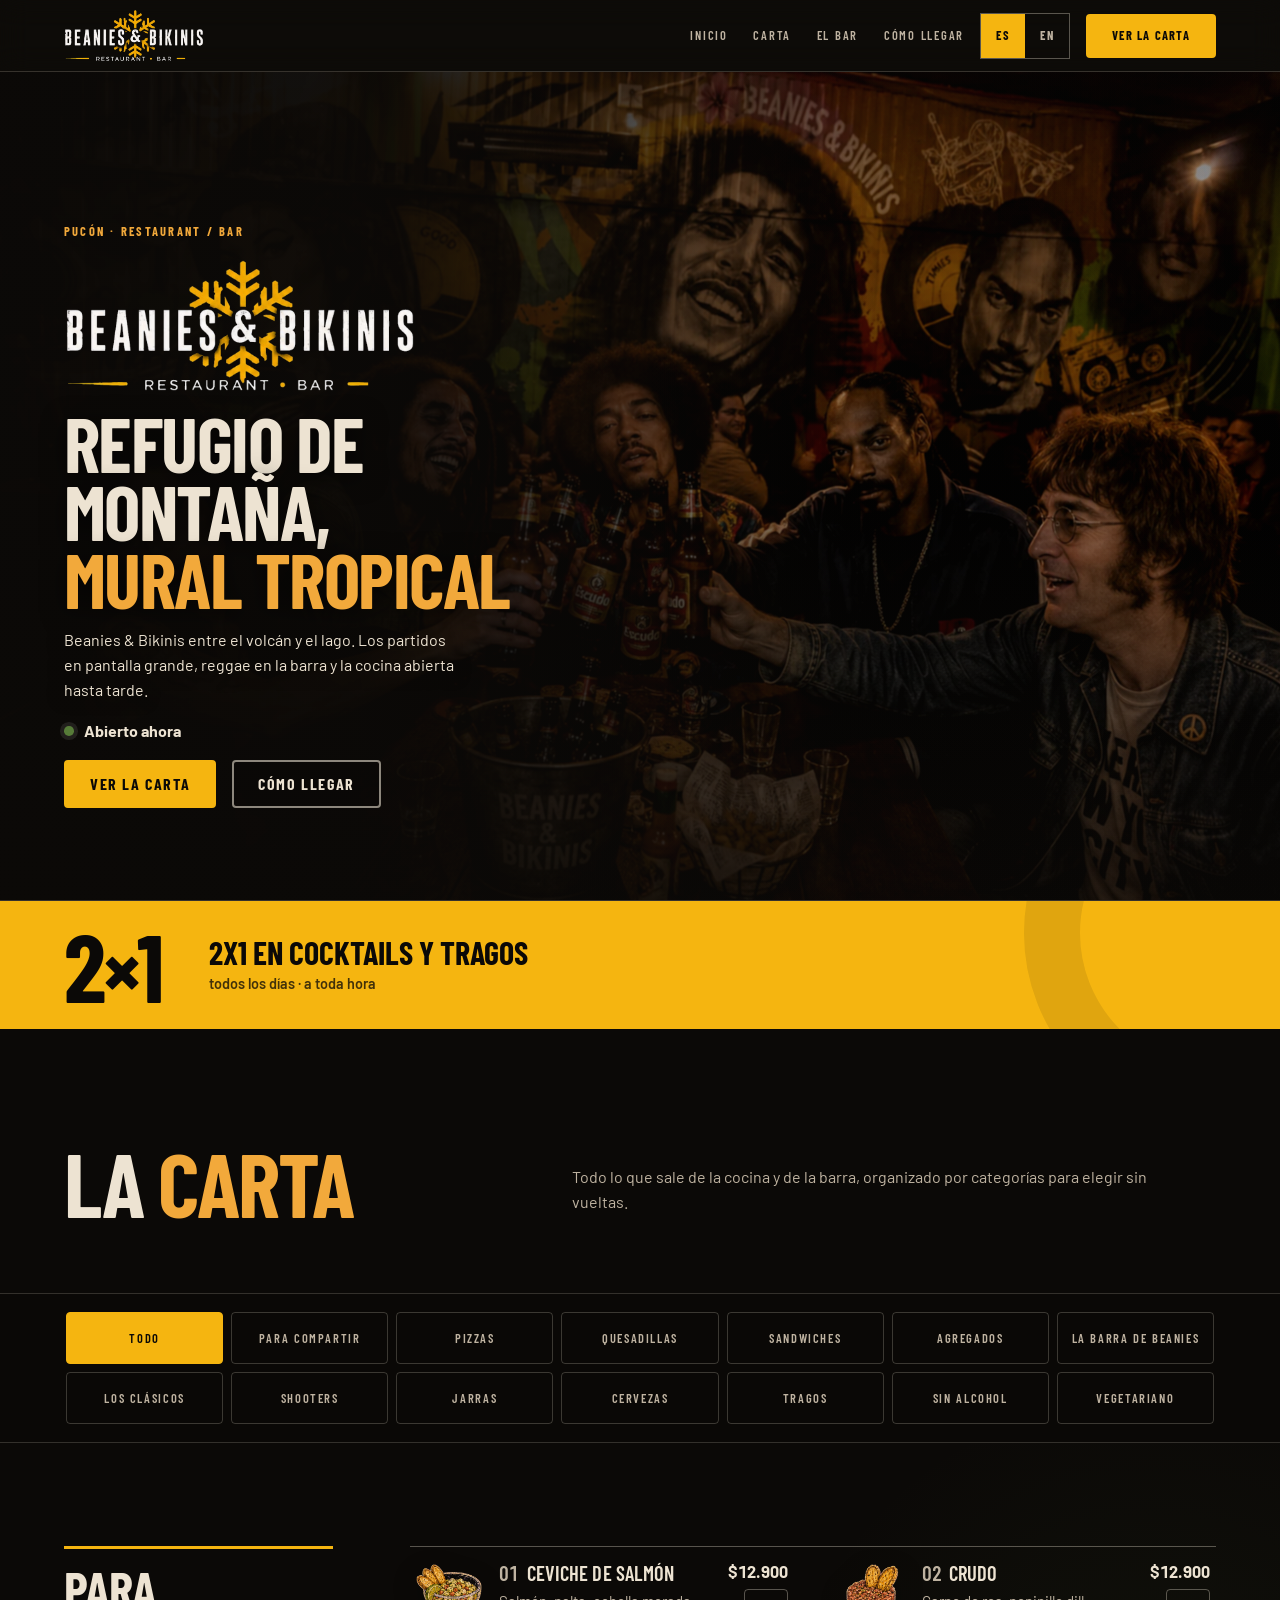
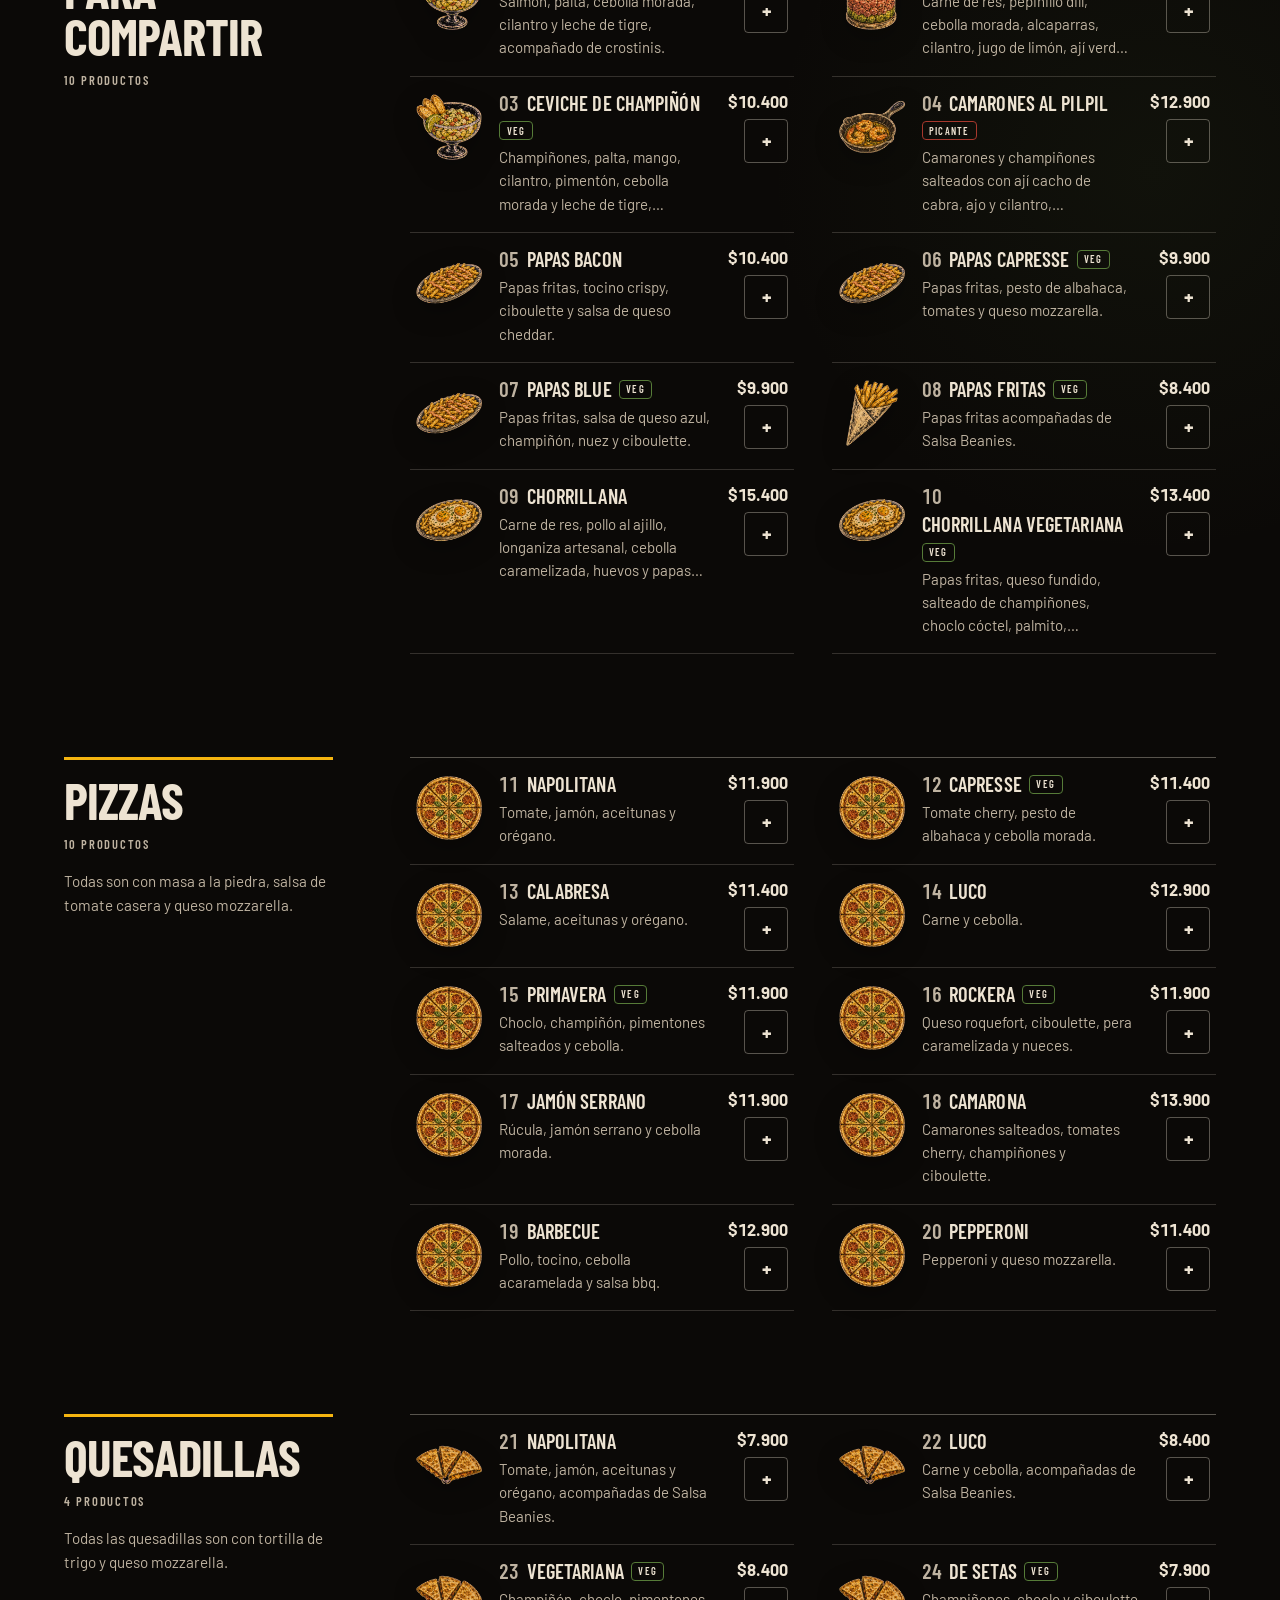
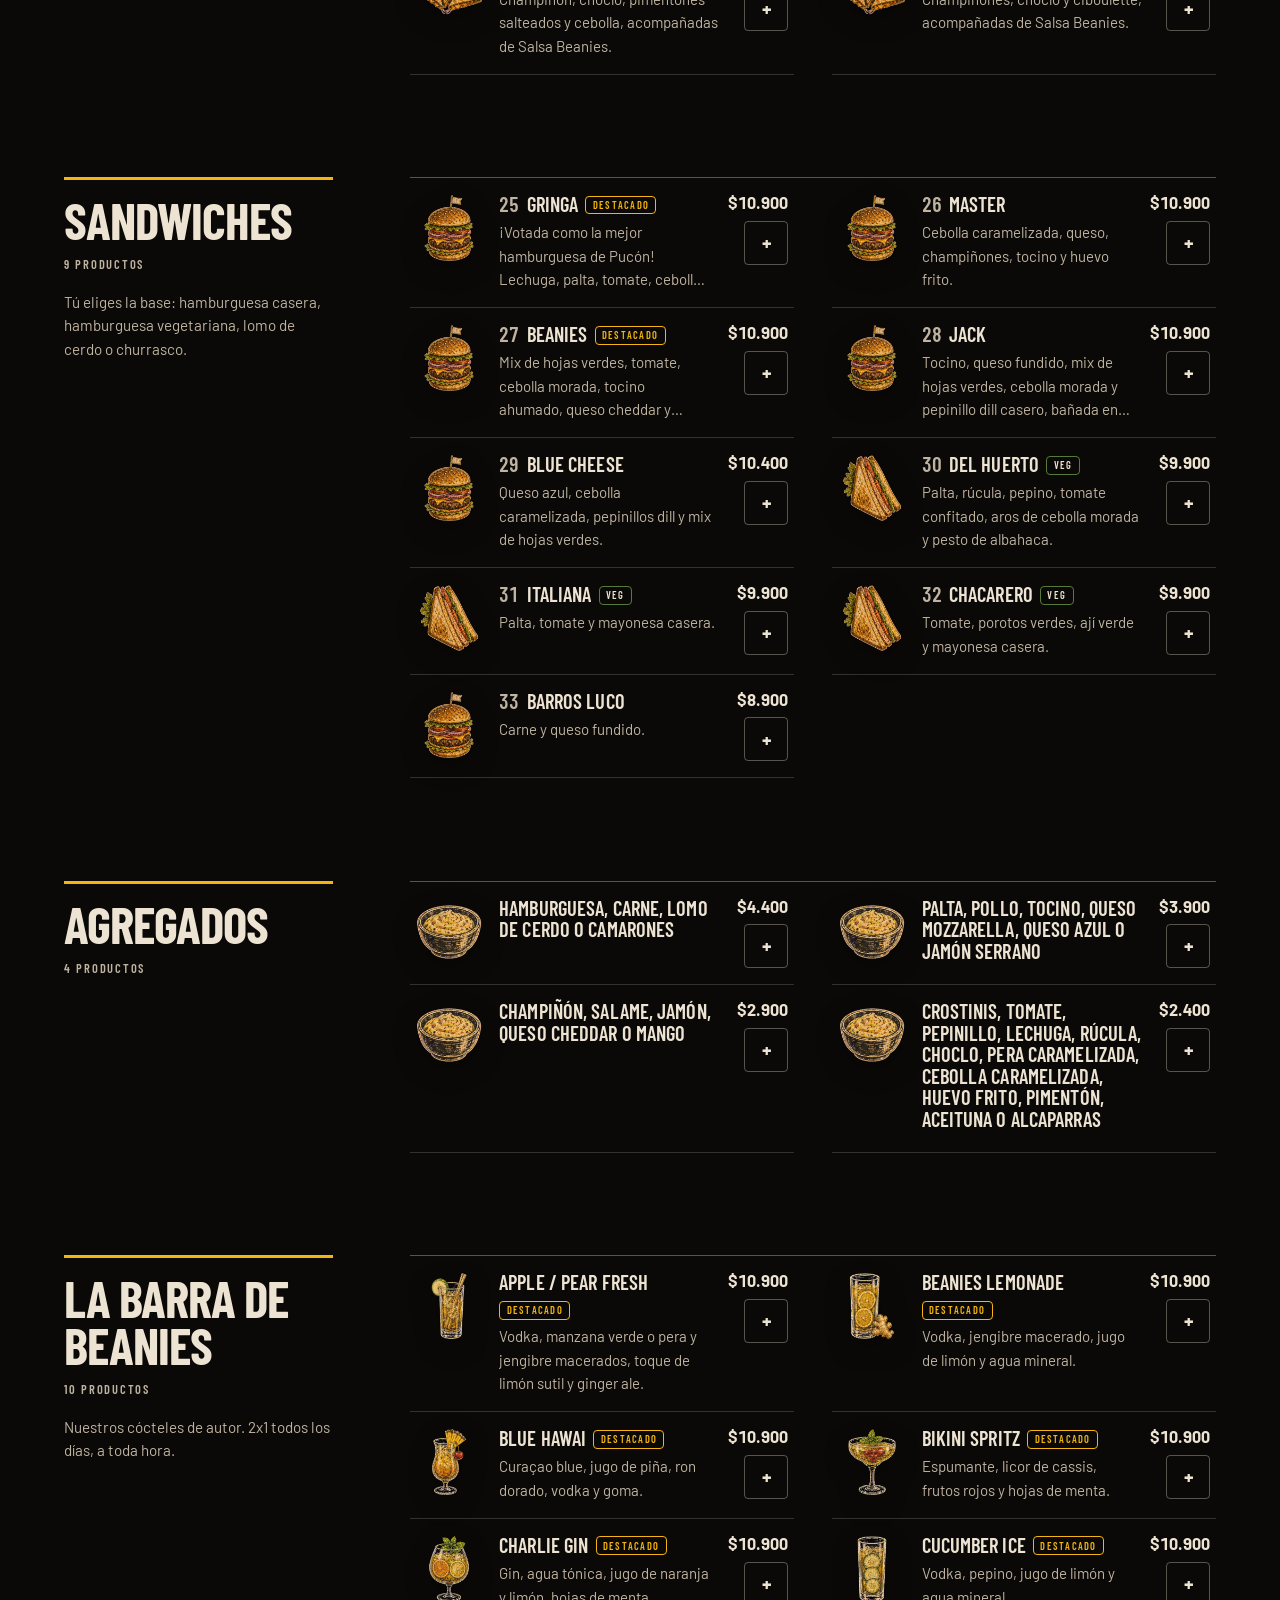
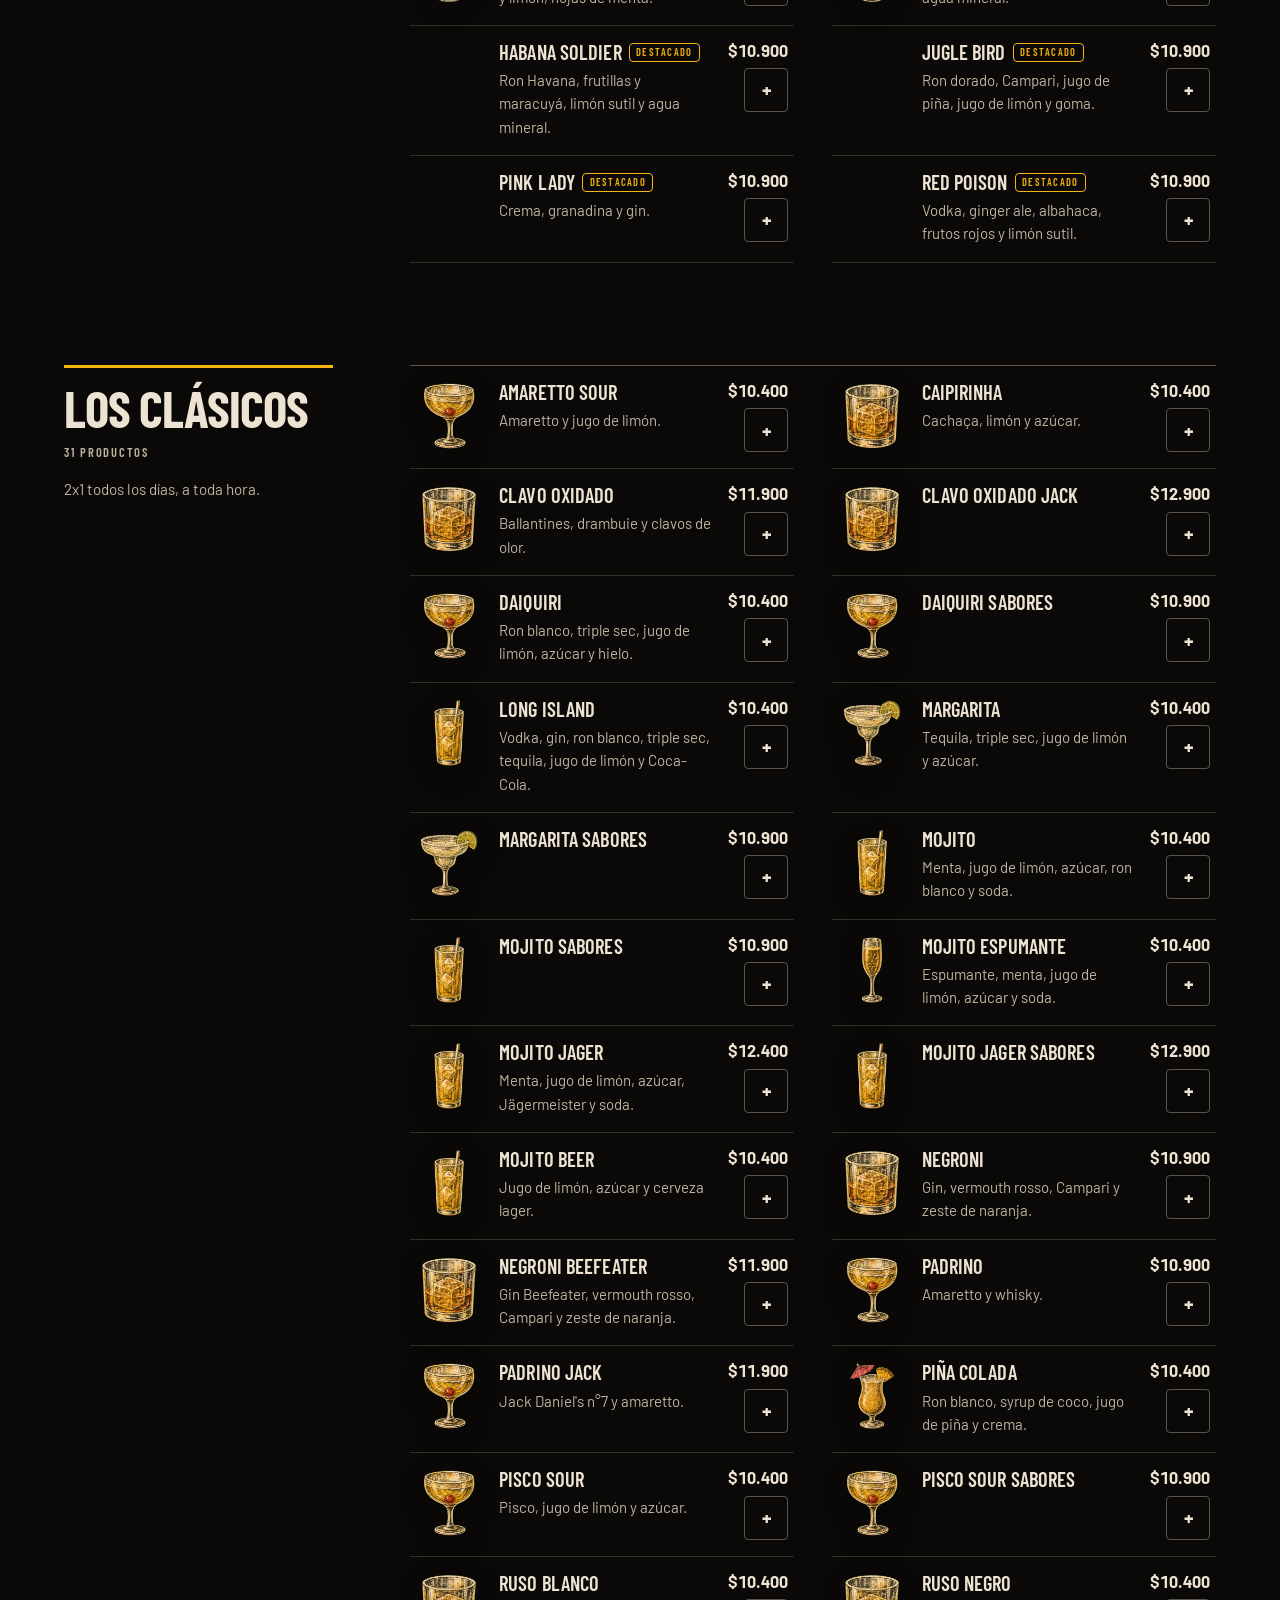
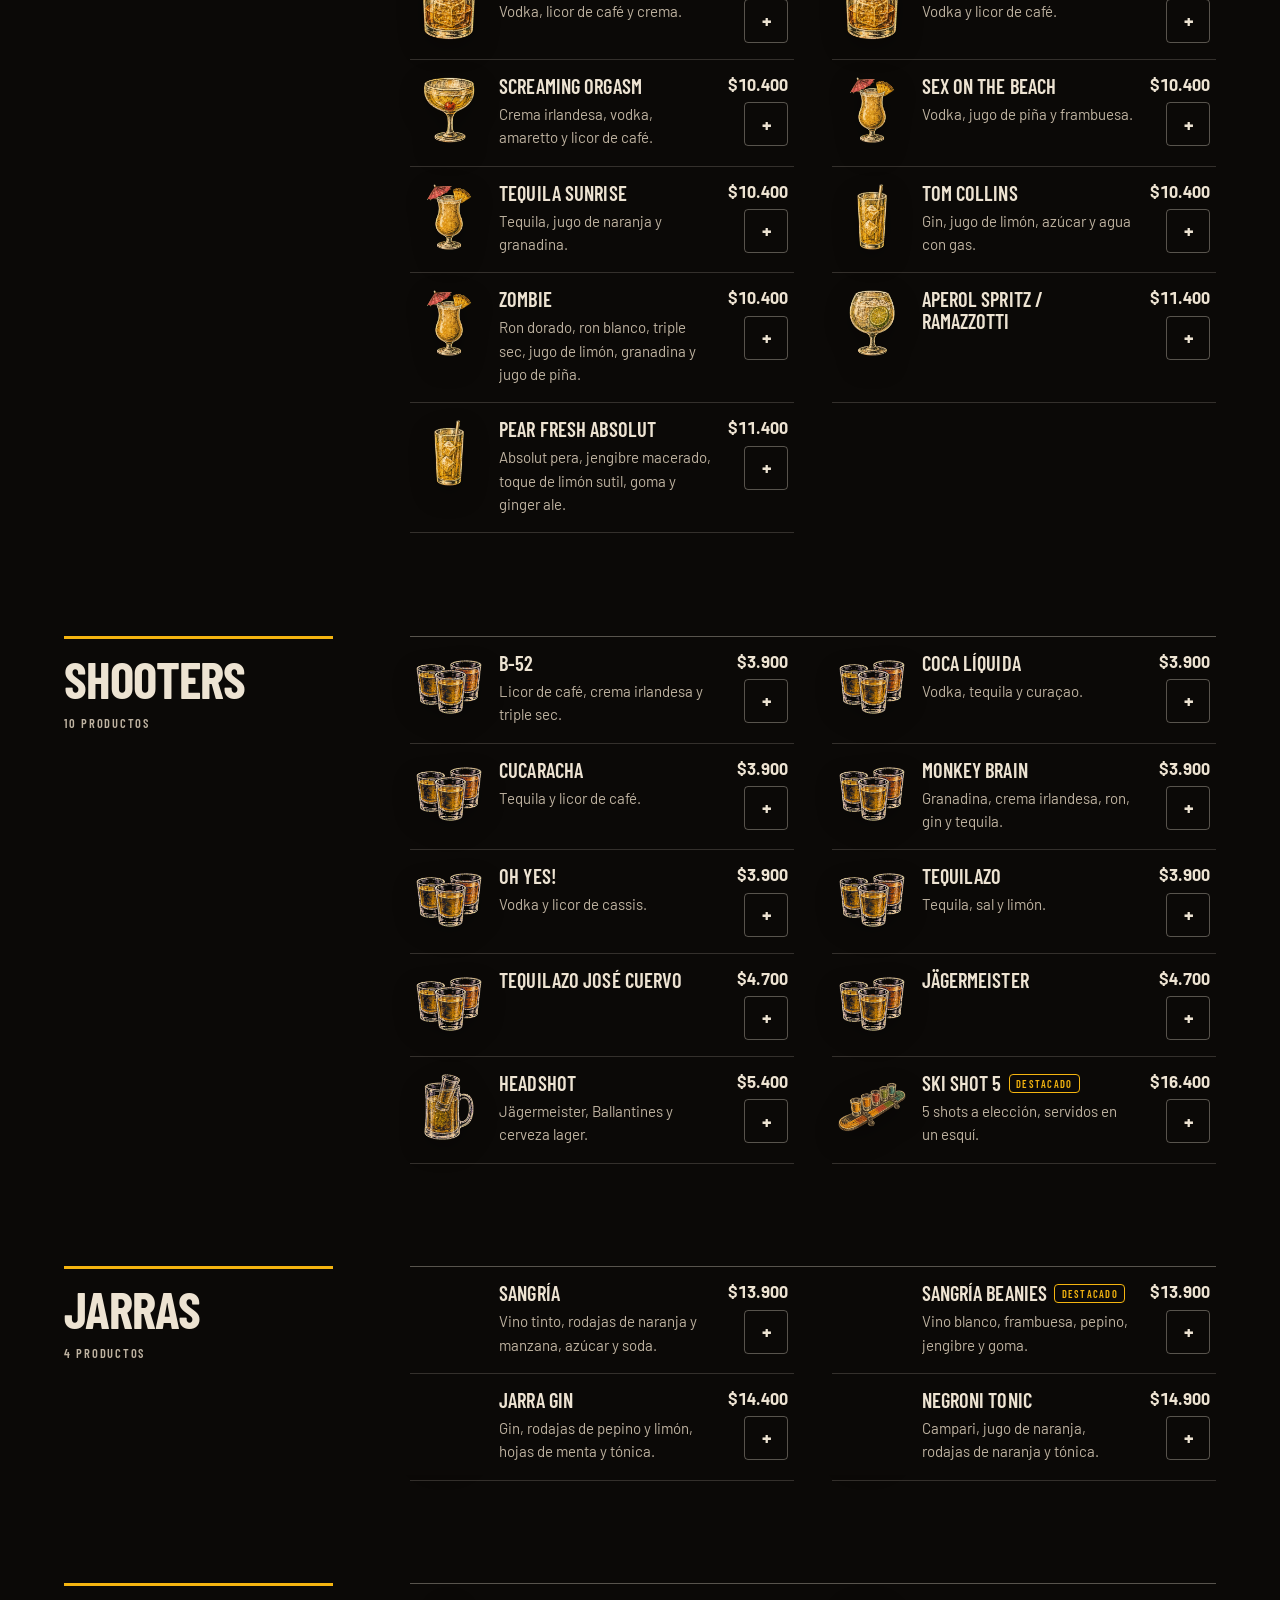
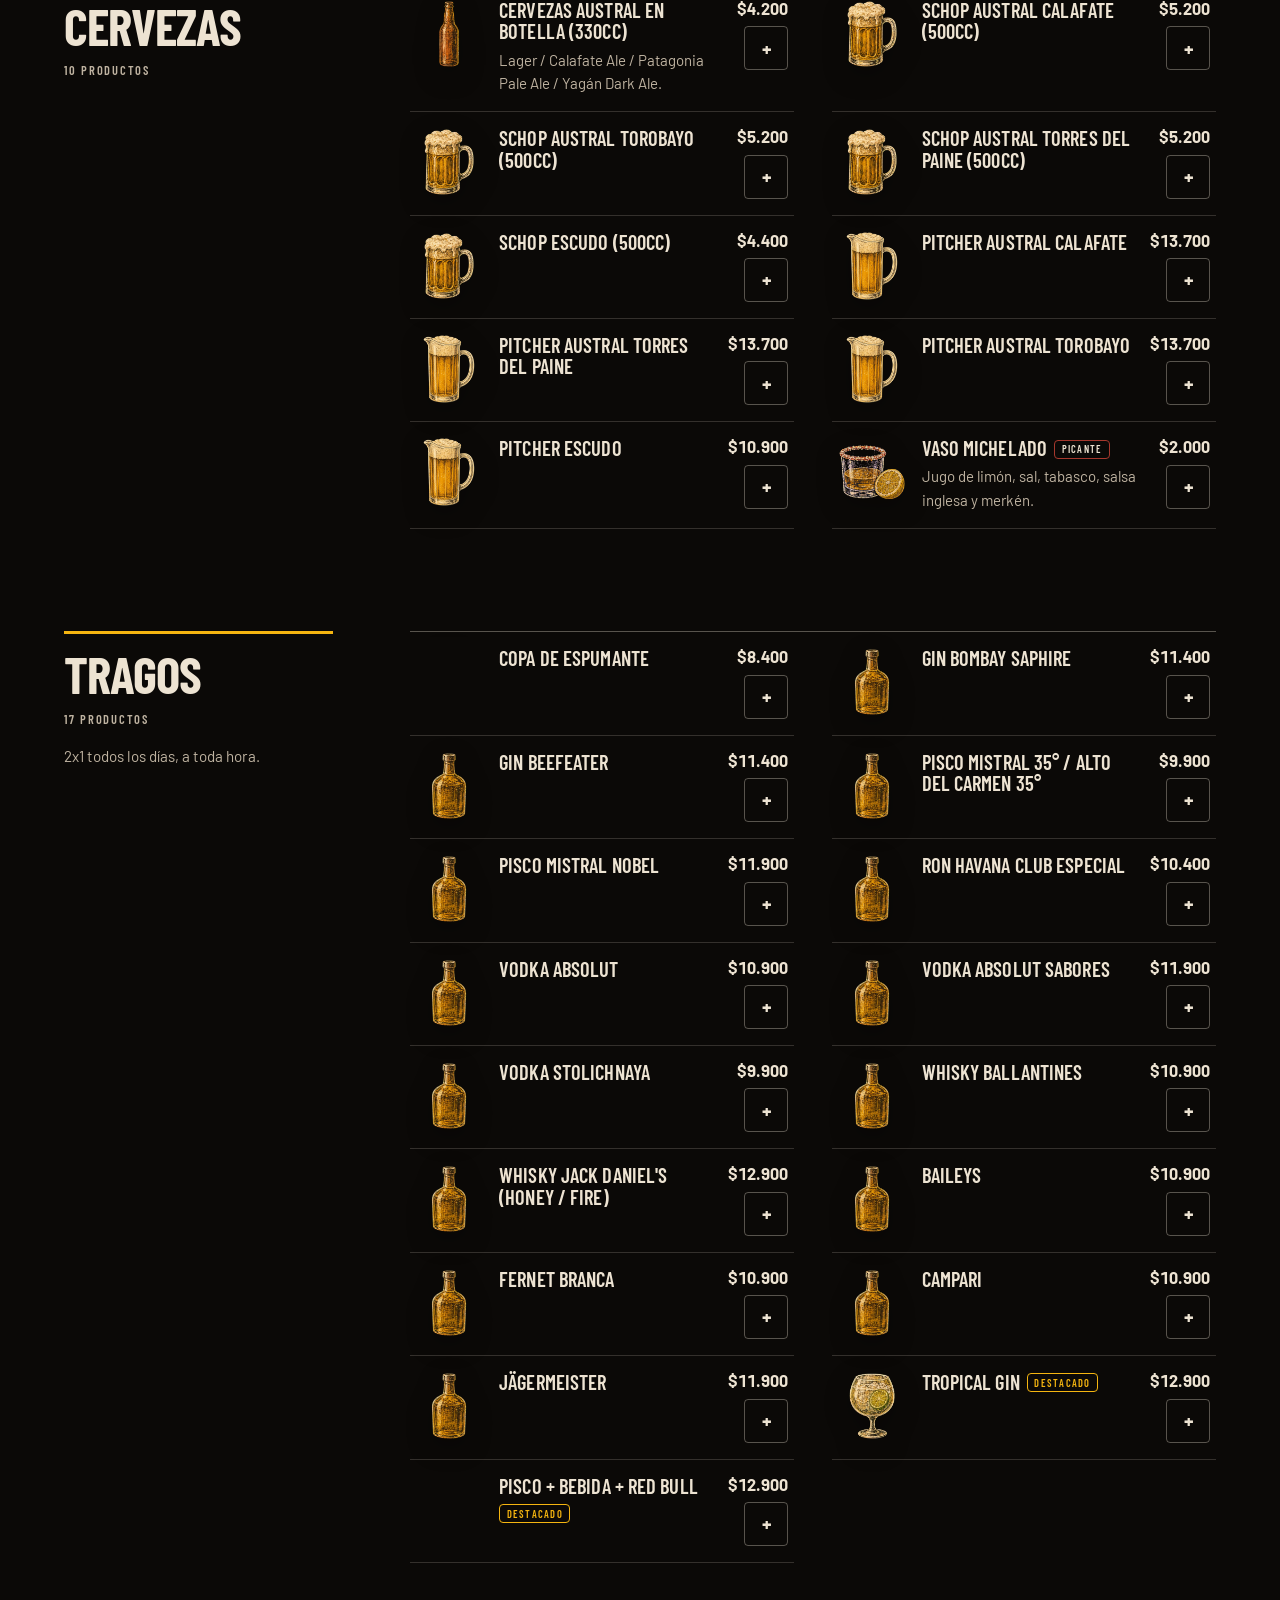
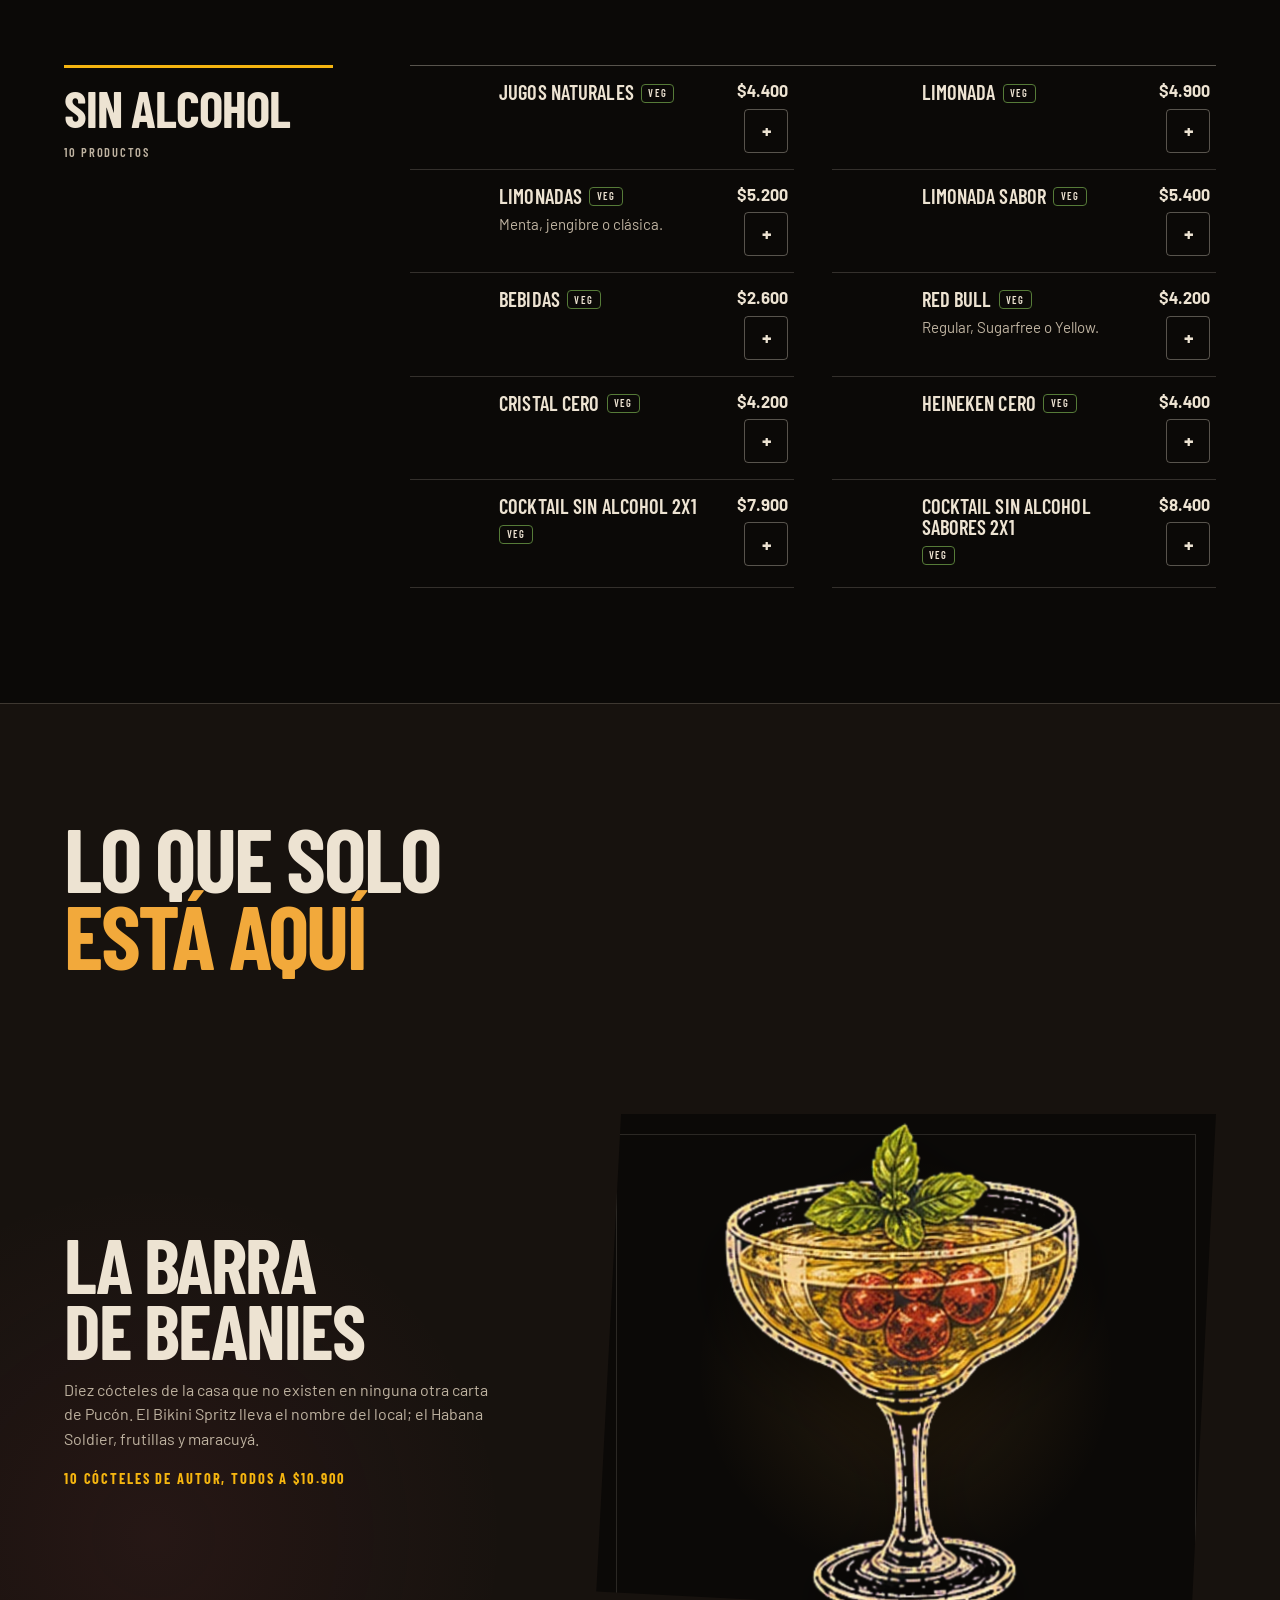
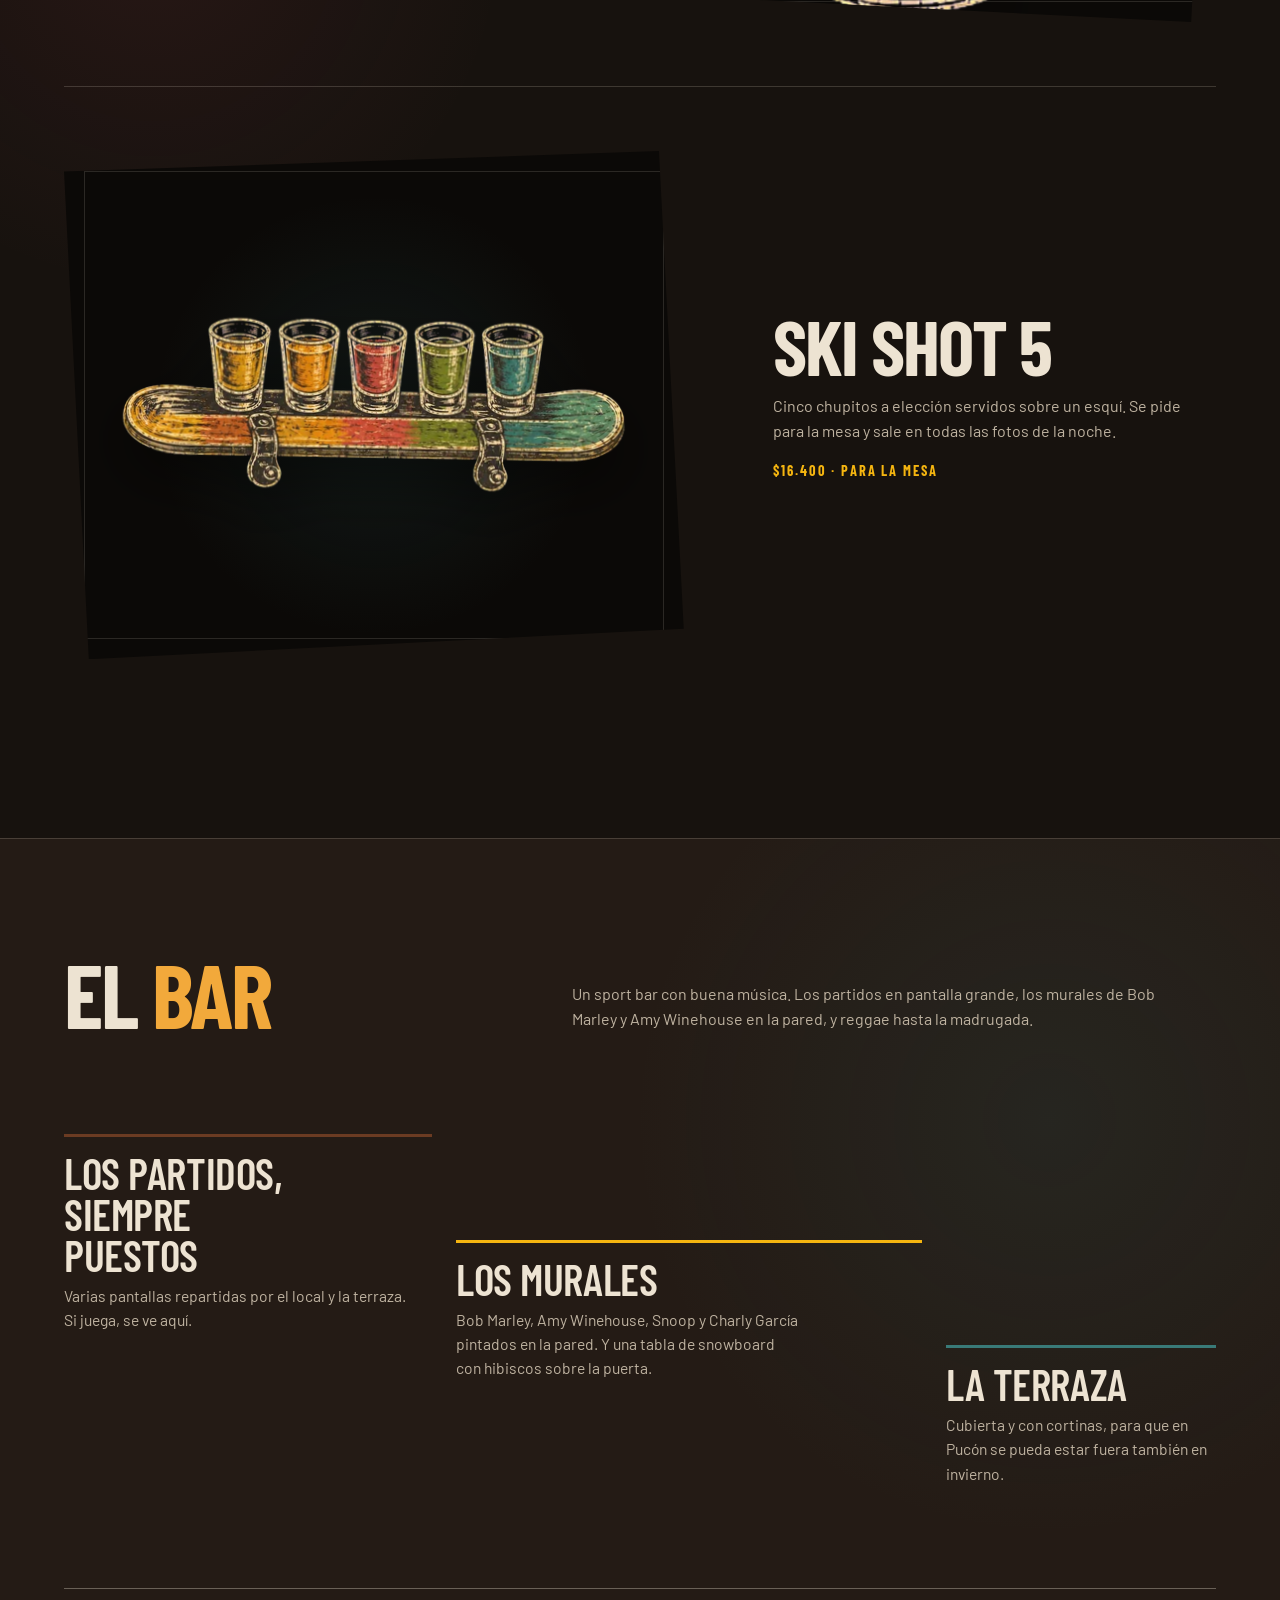
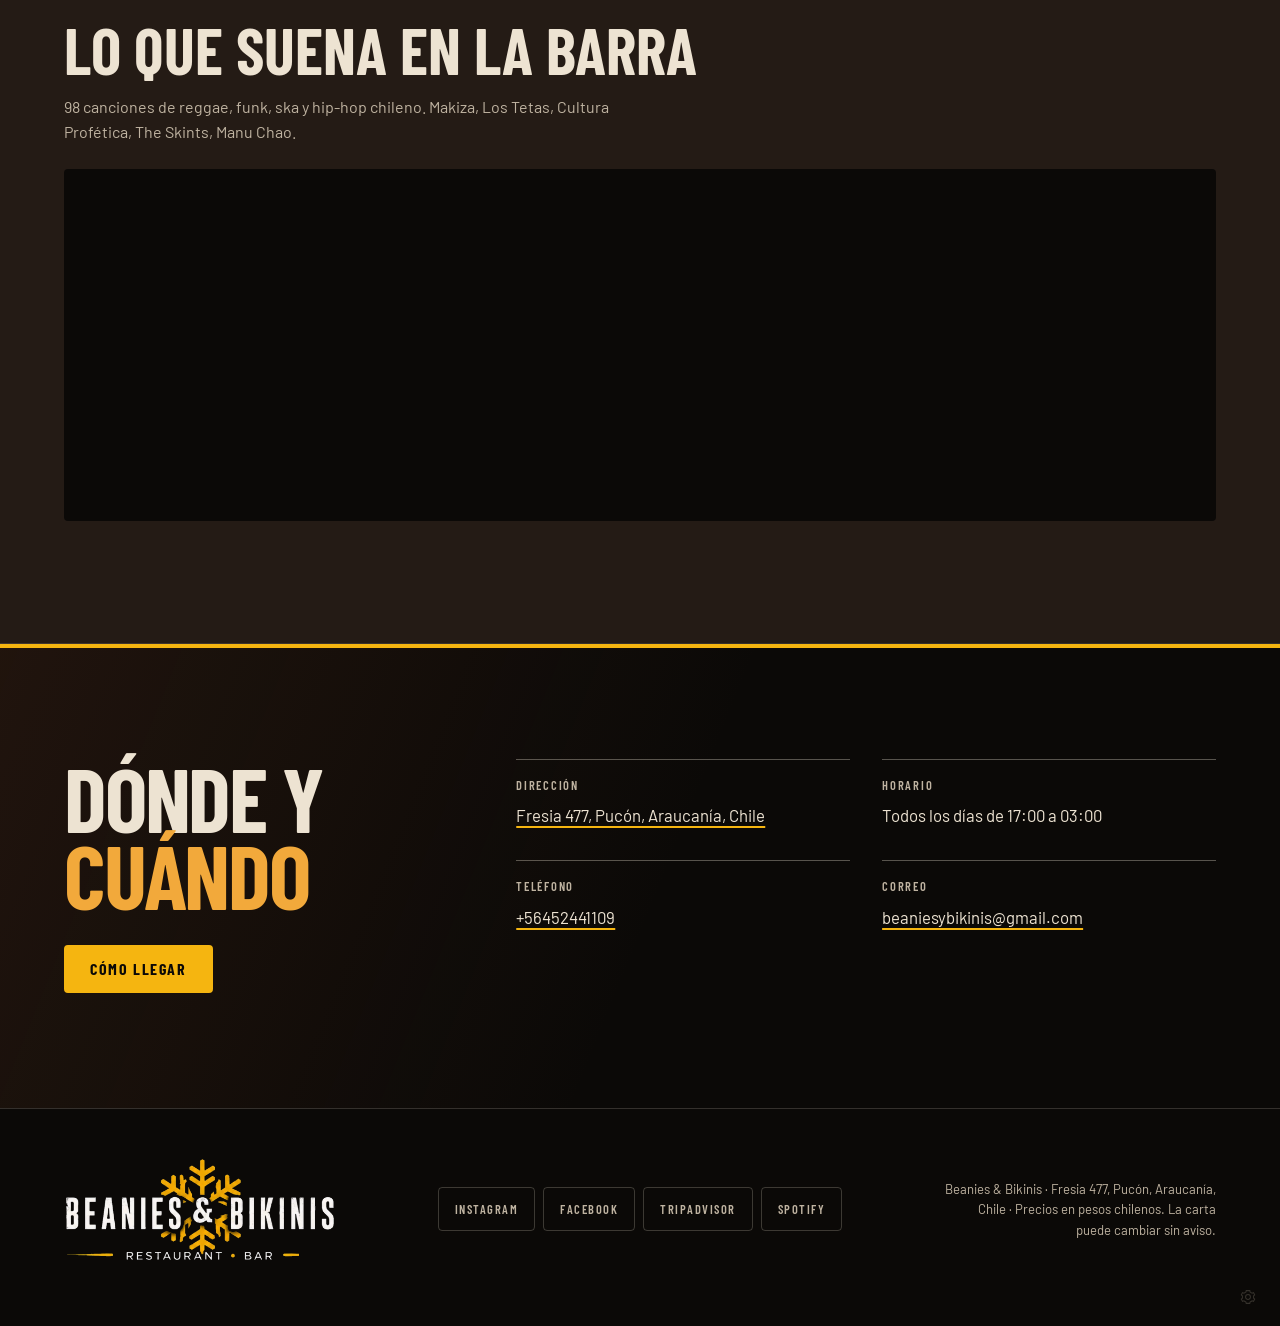
<file: index.html>
<!doctype html>
<html lang="es">
<head>
<meta charset="utf-8">
<meta name="robots" content="noindex, nofollow">
<meta name="viewport" content="width=device-width, initial-scale=1">
<title>Beanies &amp; Bikinis · Restaurant Bar en Pucón</title>
<meta name="description" content="Restaurant y bar en Pucón. Carta completa, cócteles de autor y 2x1 en tragos todos los días. Fresia 477, abierto de 17:00 a 03:00.">

<meta property="og:type" content="restaurant">
<meta property="og:title" content="Beanies &amp; Bikinis · Restaurant Bar en Pucón">
<meta property="og:description" content="Carta completa, cócteles de autor y 2x1 en tragos todos los días. Fresia 477, Pucón.">
<meta property="og:image" content="assets/img/mural-artistas.webp">
<meta property="og:locale" content="es_CL">
<meta name="theme-color" content="#0b0907">

<link rel="preload" href="assets/fuentes/barlow-condensed-700-latin.woff2" as="font" type="font/woff2" crossorigin>
<link rel="preload" href="assets/fuentes/barlow-400-latin.woff2" as="font" type="font/woff2" crossorigin>
<link rel="preload" href="assets/img/mural-artistas.webp" as="image" type="image/webp" fetchpriority="high">
<link rel="stylesheet" href="assets/css/estilos.css?v=20260812-footer-admin-v1">
</head>
<body>

<a class="saltar-enlace" href="#carta" data-t="nav.saltarCarta">Saltar a la carta</a>

<nav class="nav" id="nav" aria-label="Navegación principal">
  <div class="contenedor">
    <a class="nav-marca" href="#inicio" aria-label="Beanies &amp; Bikinis, inicio">
      <img src="assets/img/logo-beanies-bikinis.png?v=20260812-redesign-final" width="1018" height="392" alt="">
    </a>

    <div class="nav-derecha">
      <div class="nav-enlaces">
        <a href="#inicio" data-t="nav.inicio">Inicio</a>
        <a href="#carta" data-t="nav.carta">Carta</a>
        <a href="#bar" data-t="nav.bar">El bar</a>
        <a href="#visita" data-t="nav.visita">Cómo llegar</a>
      </div>

      <div class="idioma" role="group" aria-label="Idioma">
        <button type="button" data-idioma="es" aria-pressed="true">ES</button>
        <button type="button" data-idioma="en" aria-pressed="false">EN</button>
      </div>

      <a class="boton boton-primario" href="#carta" data-t="nav.verCarta">Ver la carta</a>

      <button type="button" class="abrir-menu" id="abrir-menu" aria-expanded="false" aria-controls="menu-movil">
        <span aria-hidden="true"></span>
        <span class="oculto-visual" data-t="nav.abrirMenu">Abrir el menú</span>
      </button>
    </div>
  </div>
</nav>

<div class="menu-movil" id="menu-movil" data-abierto="false" role="dialog" aria-modal="true" aria-label="Menú">
  <div class="menu-movil-cabecera">
    <span class="nav-marca" aria-hidden="true">
      <img src="assets/img/logo-beanies-bikinis.png?v=20260812-redesign-final" width="1018" height="392" alt="">
    </span>
    <button type="button" class="cerrar-menu" id="cerrar-menu">
      <span aria-hidden="true">×</span><span class="oculto-visual" data-t="nav.cerrarMenu">Cerrar el menú</span>
    </button>
  </div>
  <nav aria-label="Navegación móvil">
    <a href="#inicio" data-t="nav.inicio">Inicio</a>
    <a href="#carta" data-t="nav.carta">Carta</a>
    <a href="#bar" data-t="nav.bar">El bar</a>
    <a href="#visita" data-t="nav.visita">Cómo llegar</a>
  </nav>
  <div class="idioma idioma-movil" role="group" aria-label="Idioma">
    <button type="button" data-idioma="es" aria-pressed="true">ES</button>
    <button type="button" data-idioma="en" aria-pressed="false">EN</button>
  </div>
  <a class="boton boton-primario" href="#carta" data-t="nav.verCarta">Ver la carta</a>
</div>

<header class="portada" id="inicio">
  <div class="portada-mural" aria-hidden="true">
    <img src="assets/img/mural-artistas.webp?v=20260812-redesign-final" width="1536" height="1024" alt="" fetchpriority="high">
  </div>
  <div class="portada-grano" aria-hidden="true"></div>
  <div class="contenedor">
    <img class="marca-grande" src="assets/img/logo-beanies-bikinis.png?v=20260812-brand-hero-final"
         width="1018" height="392" alt="Beanies &amp; Bikinis · Restaurant Bar" fetchpriority="high">

    <h1 class="lema" data-t="portada.lema">Refugio de montaña, <em>mural tropical</em></h1>

    <p class="entradilla" data-t="portada.entradilla">
      Beanies &amp; Bikinis entre el volcán y el lago. Los partidos en pantalla grande,
      reggae en la barra y la cocina abierta hasta tarde.
    </p>

    <p class="estado" id="estado" hidden>
      <span class="punto" aria-hidden="true"></span><span class="estado-texto"></span>
    </p>

    <div class="acciones">
      <a class="boton boton-primario" href="#carta" data-t="portada.verCarta">Ver la carta</a>
      <a class="boton boton-secundario" id="enlace-mapa" href="#" target="_blank" rel="noopener"
         data-t="portada.comoLlegar">Cómo llegar</a>
    </div>
  </div>
</header>

<div class="promo" id="promo" hidden>
  <div class="contenedor">
    <span class="cifra" aria-hidden="true">2×1</span>
    <span class="texto" id="promo-texto"></span>
  </div>
</div>

<main>

<section class="seccion seccion-carta" id="carta">
  <div class="contenedor">
    <div class="carta-intro">
      <h2 class="titulo-seccion" data-t="carta.titulo">La <span class="acento">carta</span></h2>
      <p class="entradilla" data-t="carta.entradilla">
        Todo lo que sale de la cocina y de la barra, organizado por categorías para elegir sin vueltas.
      </p>
    </div>

    <div class="controles">
      <div class="filtros" id="filtros" role="group" aria-label="Categorías"
           data-t-attr="aria-label:carta.categorias"></div>
    </div>

    <p id="resultados-estado" class="oculto-visual" aria-live="polite" aria-atomic="true"></p>
    <div id="resultados" aria-busy="true"></div>
  </div>
</section>

<section class="seccion seccion-especialidades" id="especialidades">
  <div class="contenedor">
    <h2 class="titulo-seccion" data-t="especial.titulo">Lo que solo <span class="acento">está aquí</span></h2>

    <article class="editorial">
      <div class="editorial-copia">
        <h3 data-t="especial.barraTitulo">La Barra de Beanies</h3>
        <p data-t="especial.barraTexto">
          Diez cócteles de la casa que no existen en ninguna otra carta de Pucón.
          El Bikini Spritz lleva el nombre del local; el Habana Soldier, frutillas y maracuyá.
        </p>
        <p class="dato-duro" id="dato-barra"></p>
      </div>
      <div class="editorial-visual">
        <img src="assets/img/carta/barra-bikini-spritz.webp" alt="" loading="lazy"
             width="512" height="512" onerror="this.replaceWith(Object.assign(document.createElement('p'),{className:'pendiente',textContent:'Ilustración pendiente'}))">
      </div>
    </article>

    <article class="editorial invertida">
      <div class="editorial-copia">
        <h3 data-t="especial.skiTitulo">Ski Shot 5</h3>
        <p data-t="especial.skiTexto">
          Cinco chupitos a elección servidos sobre un esquí. Se pide para la mesa
          y sale en todas las fotos de la noche.
        </p>
        <p class="dato-duro" id="dato-ski"></p>
      </div>
      <div class="editorial-visual">
        <img src="assets/img/carta/especial-ski-shot.webp" alt="" loading="lazy"
             width="512" height="512" onerror="this.replaceWith(Object.assign(document.createElement('p'),{className:'pendiente',textContent:'Ilustración pendiente'}))">
      </div>
    </article>
  </div>
</section>

<section class="seccion seccion-bar" id="bar">
  <div class="contenedor">
    <div class="bar-intro">
      <h2 class="titulo-seccion" data-t="bar.titulo">El <span class="acento">bar</span></h2>
      <p class="entradilla" data-t="bar.entradilla">
        Un sport bar con buena música. Los partidos en las pantallas, los murales de
        Bob Marley y Amy Winehouse en la pared, y reggae hasta la madrugada.
      </p>
    </div>

    <div class="bloques">
      <div class="bloque bloque-deporte">
        <h3 data-t="bar.deporteTitulo">Los partidos, siempre puestos</h3>
        <p data-t="bar.deporteTexto">Pantallas repartidas por el local y la terraza.</p>
      </div>
      <div class="bloque bloque-mural">
        <h3 data-t="bar.muralTitulo">Los murales</h3>
        <p data-t="bar.muralTexto">Bob Marley, Amy Winehouse, Snoop y Charly García pintados sobre la chapa. Y una tabla de snowboard con hibiscos sobre la puerta.</p>
      </div>
      <div class="bloque bloque-terraza">
        <h3 data-t="bar.terrazaTitulo">La terraza</h3>
        <p data-t="bar.terrazaTexto">Cubierta y con cortinas, para estar fuera también en invierno.</p>
      </div>
    </div>

    <div class="spotify" id="spotify" hidden>
      <h3 class="titulo-musica" data-t="bar.musicaTitulo">Lo que suena en la barra</h3>
      <p class="entradilla" id="musica-texto"></p>
      <iframe id="spotify-iframe" title="Lista de reproducción de Beanies &amp; Bikinis en Spotify"
              loading="lazy" allow="encrypted-media"></iframe>
    </div>
  </div>
</section>

<section class="seccion seccion-visita" id="visita">
  <div class="contenedor visita-composicion">
    <div class="visita-titulo">
      <h2 class="titulo-seccion" data-t="visita.titulo">Dónde y <span class="acento">cuándo</span></h2>
      <p class="acciones">
        <a class="boton boton-primario" id="enlace-mapa-2" href="#" target="_blank" rel="noopener"
           data-t="portada.comoLlegar">Cómo llegar</a>
      </p>
    </div>
    <div class="datos" id="datos"></div>
  </div>
</section>

</main>

<footer class="pie" id="pie">
  <div class="contenedor">
    <img class="pie-logo" src="assets/img/logo-beanies-bikinis.png?v=20260812-brand-footer-final" width="1018" height="392" alt="Beanies &amp; Bikinis">
    <div class="redes" id="redes"></div>
    <small id="pie-texto"></small>
  </div>
  <a class="pie-admin" href="admin/" aria-label="Abrir administración de la carta" title="Administración de la carta">
    <svg viewBox="0 0 24 24" width="18" height="18" aria-hidden="true" focusable="false">
      <path d="M12 8.75a3.25 3.25 0 1 0 0 6.5 3.25 3.25 0 0 0 0-6.5Z"/>
      <path d="M19.4 13.45a7.7 7.7 0 0 0 .05-1.45 7.7 7.7 0 0 0-.05-1.45l1.62-1.27-1.8-3.12-1.92.77a7.8 7.8 0 0 0-2.5-1.45L14.5 3.5h-5l-.3 1.98a7.8 7.8 0 0 0-2.5 1.45l-1.92-.77-1.8 3.12 1.62 1.27A7.7 7.7 0 0 0 4.55 12c0 .49.02.97.05 1.45l-1.62 1.27 1.8 3.12 1.92-.77a7.8 7.8 0 0 0 2.5 1.45l.3 1.98h5l.3-1.98a7.8 7.8 0 0 0 2.5-1.45l1.92.77 1.8-3.12-1.62-1.27Z"/>
    </svg>
  </a>
</footer>

<div class="cesta" id="cesta" hidden>
  <div class="contenedor">
    <div class="cesta-info">
      <span class="cesta-cuenta" id="cesta-cuenta"></span>
      <span class="cesta-total" id="cesta-total"></span>
    </div>
    <div class="cesta-acciones">
      <button type="button" class="cesta-vaciar" id="cesta-vaciar" data-t="cesta.vaciar">Vaciar</button>
      <button type="button" class="boton boton-primario" id="cesta-accion" hidden data-t="cesta.pedir">Hacer el pedido</button>
    </div>
  </div>
</div>

<script src="assets/js/textos.js?v=20260812-admin-ready"></script>
<script src="assets/js/pedido.js?v=20260812-carta-final"></script>
<script src="assets/js/carta.js?v=20260812-admin-products-v3"></script>
<script src="assets/js/app.js?v=20260812-admin-ready"></script>
</body>
</html>
</file>
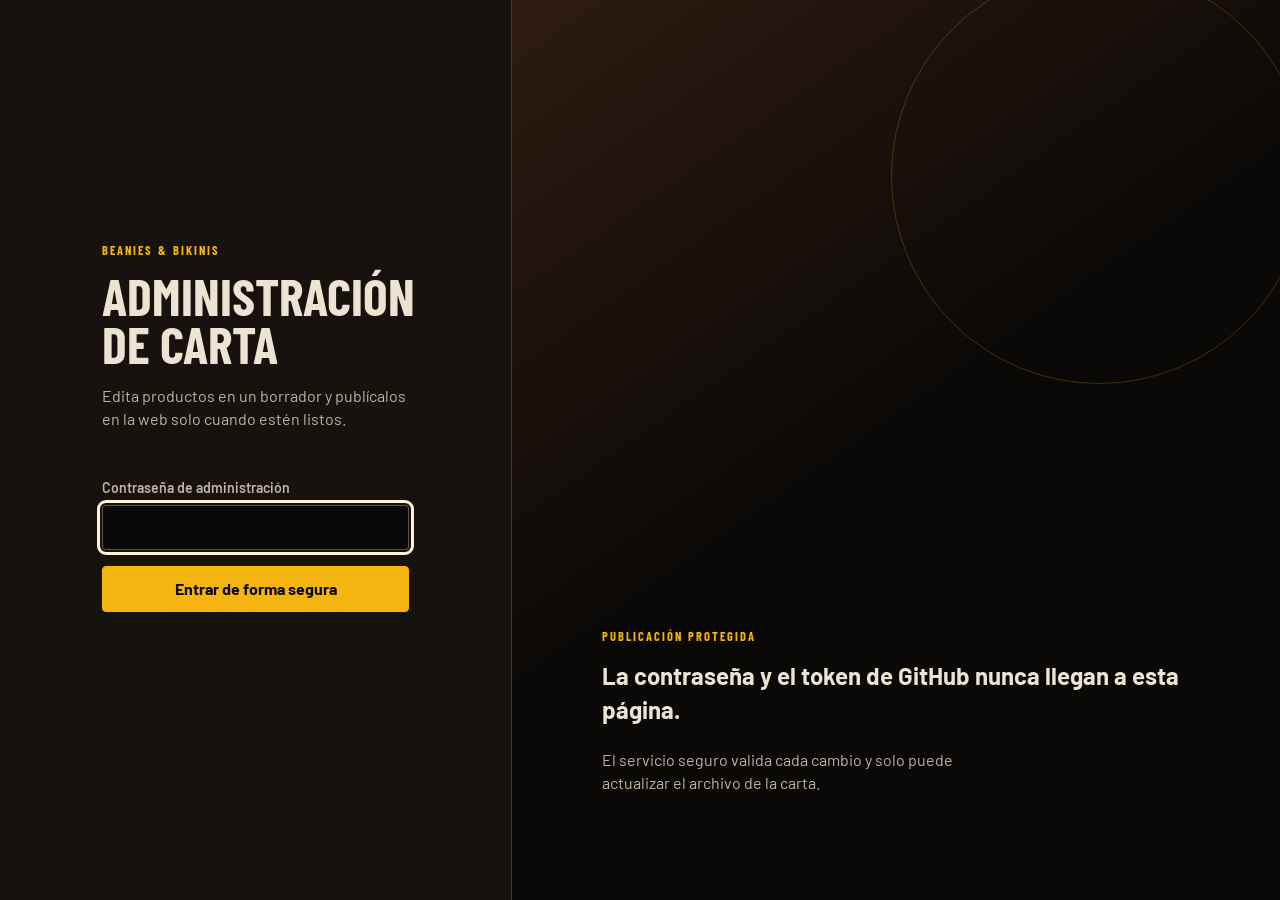
<file: admin/index.html>
<!doctype html>
<html lang="es">
<head>
  <meta charset="utf-8">
  <meta name="robots" content="noindex, nofollow, noarchive">
  <meta name="viewport" content="width=device-width, initial-scale=1">
  <meta name="theme-color" content="#0b0907">
  <title>Administración de carta · Beanies &amp; Bikinis</title>
  <style>
    *,*::before,*::after{box-sizing:border-box}body{margin:0;min-height:100vh;display:grid;place-items:center;padding:2rem;background:#0b0907;color:#ede3d2;font:16px/1.5 system-ui,sans-serif}.inicio{width:min(36rem,100%);border-top:2px solid #f5b510;padding-top:2rem}.inicio h1{margin:0 0 .75rem;font-size:clamp(2rem,6vw,3.5rem);line-height:.95}.inicio p{color:#bfb3a1}.inicio a{color:#f5b510}.pulso{width:1rem;height:1rem;margin-top:1.5rem;border-radius:50%;background:#f5b510;animation:pulso 1.2s ease-in-out infinite}@keyframes pulso{50%{opacity:.25;transform:scale(.7)}}@media(prefers-reduced-motion:reduce){.pulso{animation:none}}@media(min-width:1024px) and (pointer:fine){#solo-movil{display:none}}@media(max-width:1023px),(pointer:coarse){#cargando{display:none}}
  </style>
</head>
<body>
  <main class="inicio" id="cargando" aria-live="polite">
    <p>Beanies &amp; Bikinis</p>
    <h1>Abriendo administración de carta</h1>
    <p>Preparando el editor seguro de escritorio.</p>
    <div class="pulso" aria-hidden="true"></div>
  </main>
  <main class="inicio" id="solo-movil">
    <p>Beanies &amp; Bikinis</p>
    <h1>Administración solo en escritorio</h1>
    <p>Por seguridad y para evitar errores al editar precios, este panel está disponible únicamente desde un computador con teclado y puntero.</p>
    <p><a href="../">Volver a la carta pública</a></p>
  </main>
  <noscript><p>Activa JavaScript para usar la administración.</p></noscript>
  <script>
    (() => {
      const escritorio = window.matchMedia('(min-width: 1024px) and (pointer: fine)');
      if (!escritorio.matches) return;

      const css = document.createElement('link');
      css.rel = 'stylesheet';
      css.href = 'admin.css?v=20260812-admin-products-v3';
      document.head.append(css);

      const config = document.createElement('script');
      config.src = 'config.js?v=20260812-admin-live';
      config.onload = () => import('./admin.js?v=20260812-admin-products-v3');
      config.onerror = () => {
        document.getElementById('cargando').innerHTML = '<h1>No pudimos cargar la configuración</h1><p>Recarga la página. Si continúa, revisa la guía de activación.</p>';
      };
      document.head.append(config);
    })();
  </script>
</body>
</html>
</file>
<file: assets/css/estilos.css>
@import url('design-tokens.css');
@import url('../fuentes/fuentes.css');

*, *::before, *::after { box-sizing: border-box; }

[hidden] { display: none !important; }

:root {
  --bb-nav-alto: 4.5rem;
  --bb-borde: 1px solid rgb(237 227 210 / 18%);
  --bb-borde-fuerte: 1px solid rgb(237 227 210 / 34%);
  --bb-panel-negro: rgb(11 9 7 / 92%);
}

html {
  scroll-behavior: smooth;
  scroll-padding-top: calc(var(--bb-nav-alto) + 1rem);
}

body {
  margin: 0;
  overflow-x: hidden;
  background:
    radial-gradient(circle at 84% 18%, rgb(107 59 34 / 16%), transparent 26rem),
    var(--bb-bg);
  color: var(--bb-text);
  font-family: var(--bb-font-body);
  font-size: var(--bb-body);
  font-weight: 400;
  line-height: 1.55;
  -webkit-font-smoothing: antialiased;
}

body.con-cesta { padding-bottom: 6rem; }

img { display: block; max-width: 100%; }

button, input { font: inherit; }

a, button, input { -webkit-tap-highlight-color: transparent; }

:focus-visible {
  outline: 3px solid var(--bb-focus);
  outline-offset: 3px;
}

.contenedor {
  width: min(100%, var(--bb-container));
  margin-inline: auto;
  padding-inline: var(--bb-gutter);
}

.oculto-visual {
  position: absolute;
  width: 1px; height: 1px;
  padding: 0; margin: -1px;
  overflow: hidden;
  clip-path: inset(50%);
  white-space: nowrap;
  border: 0;
}

.saltar-enlace {
  position: fixed;
  top: .75rem; left: .75rem;
  z-index: 200;
  min-height: 2.75rem;
  padding: .7rem 1rem;
  background: var(--bb-action);
  color: var(--bb-action-text);
  font-family: var(--bb-font-display);
  font-weight: 700;
  text-transform: uppercase;
  text-decoration: none;
  transform: translateY(-160%);
  transition: transform var(--bb-duration-fast) var(--bb-ease-out);
}

.saltar-enlace:focus { transform: translateY(0); }

/* Navegación */

.nav {
  position: sticky;
  top: 0;
  z-index: 80;
  height: var(--bb-nav-alto);
  background: rgb(11 9 7 / 78%);
  border-bottom: var(--bb-borde);
  backdrop-filter: blur(14px);
  transition: background-color var(--bb-duration-base) var(--bb-ease-standard),
              box-shadow var(--bb-duration-base) var(--bb-ease-standard);
}

.nav.solida {
  background: rgb(11 9 7 / 97%);
  box-shadow: var(--bb-shadow-bar);
}

.nav .contenedor {
  height: 100%;
  display: flex;
  align-items: center;
  justify-content: space-between;
  gap: var(--bb-space-3);
}

.nav-marca {
  display: inline-flex;
  align-items: center;
  min-width: 8.5rem;
  min-height: 2.75rem;
  color: var(--bb-text);
  text-decoration: none;
}

.nav-marca img {
  width: 8.75rem;
  height: auto;
}

.nav-derecha,
.nav-enlaces,
.idioma {
  display: flex;
  align-items: center;
}

.nav-derecha { gap: var(--bb-space-2); }
.nav-enlaces { gap: clamp(1rem, 2vw, 2rem); }

.nav-enlaces a {
  position: relative;
  display: inline-flex;
  align-items: center;
  min-height: 2.75rem;
  color: var(--bb-text-muted);
  font-family: var(--bb-font-display);
  font-size: var(--bb-label);
  font-weight: 600;
  letter-spacing: .14em;
  text-transform: uppercase;
  text-decoration: none;
  transition: color var(--bb-duration-fast) var(--bb-ease-standard);
}

.nav-enlaces a:hover,
.nav-enlaces a[aria-current="true"] { color: var(--bb-text); }

.nav-enlaces a::after {
  content: "";
  position: absolute;
  left: 0; bottom: .25rem;
  width: 100%; height: 2px;
  background: var(--bb-action);
  transform: scaleX(0);
  transform-origin: left;
  transition: transform var(--bb-duration-fast) var(--bb-ease-out);
}

.nav-enlaces a:hover::after,
.nav-enlaces a[aria-current="true"]::after { transform: scaleX(1); }

.idioma { border: var(--bb-borde-fuerte); }

.idioma button {
  min-width: 2.75rem;
  min-height: 2.75rem;
  padding: 0;
  background: transparent;
  color: var(--bb-text-muted);
  border: 0;
  cursor: pointer;
  font-family: var(--bb-font-display);
  font-size: var(--bb-label);
  font-weight: 700;
  letter-spacing: .1em;
}

.idioma button[aria-pressed="true"] {
  background: var(--bb-action);
  color: var(--bb-action-text);
}

.abrir-menu,
.cerrar-menu {
  display: none;
  width: 3rem; height: 3rem;
  align-items: center;
  justify-content: center;
  background: transparent;
  color: var(--bb-text);
  border: var(--bb-borde-fuerte);
  cursor: pointer;
}

.abrir-menu > span:first-child {
  width: 1.15rem; height: 2px;
  background: currentColor;
  box-shadow: 0 -6px 0 currentColor, 0 6px 0 currentColor;
}

.cerrar-menu { font-size: 1.75rem; line-height: 1; }

.menu-movil {
  position: fixed;
  inset: 0;
  z-index: 120;
  display: none;
  flex-direction: column;
  padding: var(--bb-space-3) var(--bb-gutter) var(--bb-space-5);
  background:
    radial-gradient(circle at 80% 20%, rgb(242 169 59 / 14%), transparent 22rem),
    var(--bb-bg-deep);
}

.menu-movil[data-abierto="true"] { display: flex; }

.menu-movil-cabecera {
  display: flex;
  align-items: center;
  justify-content: space-between;
}

.menu-movil nav {
  display: flex;
  flex-direction: column;
  margin-block: auto;
}

.menu-movil nav a {
  color: var(--bb-text);
  border-bottom: var(--bb-borde);
  font-family: var(--bb-font-display);
  font-size: clamp(2.5rem, 12vw, 4.5rem);
  font-weight: 700;
  line-height: 1;
  text-transform: uppercase;
  text-decoration: none;
  padding-block: .55rem;
}

.menu-movil nav a:hover { color: var(--bb-action); }

.idioma-movil { align-self: flex-start; margin-bottom: var(--bb-space-2); }

/* Acciones */

.boton {
  display: inline-flex;
  align-items: center;
  justify-content: center;
  min-height: 3rem;
  padding-inline: var(--bb-space-3);
  border: 2px solid transparent;
  border-radius: var(--bb-radius-sm);
  font-family: var(--bb-font-display);
  font-size: 1rem;
  font-weight: 700;
  letter-spacing: .1em;
  line-height: 1;
  text-transform: uppercase;
  text-decoration: none;
  cursor: pointer;
  transition: transform var(--bb-duration-fast) var(--bb-ease-out),
              background-color var(--bb-duration-fast) var(--bb-ease-standard),
              color var(--bb-duration-fast) var(--bb-ease-standard),
              border-color var(--bb-duration-fast) var(--bb-ease-standard);
}

.boton:hover { transform: translateY(-2px); }
.boton:active { transform: translateY(0); }

.boton-primario {
  background: var(--bb-action);
  color: var(--bb-action-text);
  border-color: var(--bb-action);
}

.boton-primario:hover {
  background: var(--bb-amber-500);
  border-color: var(--bb-amber-500);
}

.boton-secundario {
  background: rgb(11 9 7 / 32%);
  color: var(--bb-text);
  border-color: rgb(237 227 210 / 58%);
}

.boton-secundario:hover {
  background: rgb(11 9 7 / 78%);
  border-color: var(--bb-text);
}

.nav .boton {
  min-height: 2.75rem;
  font-size: var(--bb-label);
}

.acciones {
  display: flex;
  align-items: center;
  gap: var(--bb-space-2);
  flex-wrap: wrap;
}

/* Hero */

.portada {
  position: relative;
  isolation: isolate;
  min-height: min(92svh, 58rem);
  display: flex;
  align-items: stretch;
  overflow: hidden;
  background: var(--bb-bg-deep);
  border-bottom: var(--bb-borde);
}

.portada-mural,
.portada-mural::after,
.portada-grano {
  position: absolute;
  inset: 0;
  pointer-events: none;
}

.portada-mural {
  z-index: 0;
  overflow: hidden;
}

.portada-mural img {
  width: 100%;
  height: 100%;
  max-width: none;
  object-fit: cover;
  object-position: 56% center;
  filter: saturate(.92) contrast(1.04) brightness(.78);
  transform: scale(1.025);
  transform-origin: 58% 46%;
}

.portada-mural::after {
  content: "";
  background:
    linear-gradient(90deg, rgb(11 9 7 / 98%) 0%, rgb(11 9 7 / 94%) 28%, rgb(11 9 7 / 67%) 43%, rgb(11 9 7 / 16%) 66%, rgb(11 9 7 / 5%) 100%),
    linear-gradient(0deg, rgb(11 9 7 / 78%) 0%, rgb(11 9 7 / 10%) 48%, rgb(11 9 7 / 30%) 100%);
}

.portada-grano {
  z-index: 1;
  opacity: .22;
  background:
    radial-gradient(circle at 75% 20%, rgb(242 169 59 / 18%), transparent 30%),
    radial-gradient(circle at 28% 86%, rgb(57 122 120 / 12%), transparent 24%);
  mix-blend-mode: soft-light;
}

.portada > .contenedor {
  position: relative;
  z-index: 2;
  min-height: inherit;
  display: grid;
  grid-template-columns: minmax(0, 5fr) minmax(14rem, 7fr);
  align-content: center;
  justify-items: start;
  gap: clamp(.75rem, 1.8vh, 1.25rem) var(--bb-space-5);
  padding-block: clamp(5rem, 10vh, 7rem) var(--bb-space-4);
}

.portada > .contenedor::before {
  content: "PUCÓN · RESTAURANT / BAR";
  grid-column: 1;
  color: var(--bb-amber-500);
  font-family: var(--bb-font-display);
  font-size: var(--bb-label);
  font-weight: 700;
  letter-spacing: .18em;
  text-transform: uppercase;
}

.marca-grande {
  grid-column: 1;
  display: block;
  width: min(22rem, 100%);
  max-width: 100%;
  height: auto !important;
  max-height: none;
  aspect-ratio: auto;
  object-fit: contain;
  object-position: left center;
  background: transparent;
  border: 0;
  border-radius: 0;
  box-shadow: none;
  filter: none;
  clip-path: none;
  animation: none !important;
}

.portada .lema {
  grid-column: 1;
  max-width: 13ch;
  margin: 0;
  color: var(--bb-text);
  font-family: var(--bb-font-display);
  font-size: clamp(3rem, 6vw, 5.4rem);
  font-weight: 700;
  letter-spacing: -.02em;
  line-height: .88;
  text-transform: uppercase;
  text-wrap: balance;
  text-shadow: 0 4px 24px rgb(0 0 0 / 70%);
}

.portada .lema em {
  color: var(--bb-amber-500);
  font-style: normal;
}

.portada .entradilla,
.portada .estado,
.portada .acciones { grid-column: 1; }

.portada .entradilla {
  max-width: 44ch;
  margin: 0;
  color: var(--bb-text);
  text-shadow: 0 2px 18px rgb(0 0 0 / 76%);
}

.estado {
  display: inline-flex;
  align-items: center;
  gap: .65rem;
  margin: 0;
  color: var(--bb-text-muted);
  font-size: 1rem;
}

.estado .punto {
  width: .6rem; height: .6rem;
  flex: none;
  border-radius: 50%;
  background: var(--bb-text-muted);
  box-shadow: 0 0 0 4px rgb(237 227 210 / 10%);
}

.estado.abierto .punto { background: var(--bb-mural-green-600); }
.estado.abierto b { color: var(--bb-text); }

.portada-mural img {
  animation: encender-mural 760ms var(--bb-ease-out) both;
}

@keyframes encender-mural {
  0% { opacity: .42; filter: saturate(.46) contrast(1.16) brightness(.38) blur(5px); transform: scale(1.065); }
  54% { opacity: 1; filter: saturate(.84) contrast(1.06) brightness(.86) blur(0); }
  100% { opacity: 1; filter: saturate(.92) contrast(1.04) brightness(.78) blur(0); transform: scale(1.025); }
}

/* Promoción */

.promo {
  position: relative;
  overflow: hidden;
  background: var(--bb-action);
  color: var(--bb-action-text);
}

.promo::after {
  content: "";
  position: absolute;
  right: -8rem; top: -10rem;
  width: 24rem; height: 24rem;
  border: 3.5rem solid rgb(11 9 7 / 9%);
  border-radius: 50%;
}

.promo .contenedor {
  position: relative;
  z-index: 1;
  display: flex;
  align-items: center;
  gap: clamp(1rem, 4vw, 3rem);
  padding-block: clamp(1rem, 2.5vw, 1.75rem);
}

.promo .cifra {
  flex: none;
  font-family: var(--bb-font-display);
  font-size: clamp(3.25rem, 9vw, 6rem);
  font-weight: 700;
  letter-spacing: -.035em;
  line-height: .75;
}

.promo .texto {
  max-width: 24ch;
  font-family: var(--bb-font-display);
  font-size: clamp(1.25rem, 3vw, 2rem);
  font-weight: 700;
  line-height: 1;
  text-transform: uppercase;
}

.promo .texto small {
  display: block;
  margin-top: .4rem;
  font-family: var(--bb-font-body);
  font-size: .9rem;
  font-weight: 600;
  letter-spacing: 0;
  line-height: 1.3;
  text-transform: none;
  opacity: .76;
}

/* Ritmo de secciones */

.seccion {
  position: relative;
  padding-block: clamp(5rem, 9vw, 8rem);
}

.seccion + .seccion { border-top: var(--bb-borde); }

.titulo-seccion {
  margin: 0;
  font-family: var(--bb-font-display);
  font-size: clamp(3.25rem, 7vw, 6rem);
  font-weight: 700;
  letter-spacing: -.025em;
  line-height: .86;
  text-transform: uppercase;
  text-wrap: balance;
}

.titulo-seccion .acento { color: var(--bb-amber-500); }

.seccion .entradilla {
  max-width: 68ch;
  margin: 0;
  color: var(--bb-text-muted);
}

/* Carta */

.seccion-carta {
  background:
    radial-gradient(circle at 90% 8%, rgb(86 123 56 / 8%), transparent 24rem),
    var(--bb-bg-deep);
}

.carta-intro {
  display: grid;
  grid-template-columns: minmax(0, 5fr) minmax(18rem, 7fr);
  align-items: end;
  gap: var(--bb-space-5);
  margin-bottom: clamp(2.5rem, 6vw, 4.5rem);
}

.carta-intro .entradilla { padding-bottom: .4rem; }

.controles {
  position: sticky;
  top: var(--bb-nav-alto);
  z-index: 60;
  margin-inline: calc(var(--bb-gutter) * -1);
  padding: var(--bb-space-2) var(--bb-gutter);
  background: rgb(11 9 7 / 94%);
  border-block: var(--bb-borde);
  backdrop-filter: blur(14px);
}

.filtros {
  display: grid;
  grid-template-columns: repeat(7, minmax(0, 1fr));
  grid-auto-rows: 1fr;
  gap: .5rem;
  padding: 2px;
}

.pestana {
  position: relative;
  min-width: 0;
  min-height: 3.25rem;
  padding: .65rem .7rem;
  background: transparent;
  color: var(--bb-text-muted);
  border: 1px solid rgb(237 227 210 / 22%);
  border-radius: var(--bb-radius-sm);
  font-family: var(--bb-font-display);
  font-size: var(--bb-label);
  font-weight: 600;
  letter-spacing: .13em;
  text-transform: uppercase;
  line-height: 1.05;
  text-wrap: balance;
  cursor: pointer;
  transition: color var(--bb-duration-fast) var(--bb-ease-standard),
              border-color var(--bb-duration-fast) var(--bb-ease-standard),
              background-color var(--bb-duration-fast) var(--bb-ease-standard);
}

.pestana:hover {
  color: var(--bb-text);
  border-color: rgb(237 227 210 / 50%);
}

.pestana[aria-pressed="true"] {
  background: var(--bb-action);
  color: var(--bb-action-text);
  border-color: var(--bb-action);
}

.pestana.veg[aria-pressed="true"] {
  background: var(--bb-mural-green-600);
  color: var(--bb-text);
  border-color: var(--bb-mural-green-600);
}

.separador-filtros {
  display: none;
}

#resultados {
  transition: opacity var(--bb-duration-fast) var(--bb-ease-standard),
              transform var(--bb-duration-fast) var(--bb-ease-out);
}

#resultados.cambiando {
  opacity: .36;
  transform: translateY(.35rem);
}

.grupo {
  display: grid;
  grid-template-columns: minmax(13rem, 3fr) minmax(0, 9fr);
  grid-template-rows: auto 1fr;
  column-gap: clamp(2rem, 6vw, 5rem);
  padding-top: clamp(4rem, 8vw, 7rem);
}

.grupo-cabecera {
  grid-column: 1;
  align-self: start;
  padding-top: var(--bb-space-2);
  border-top: 3px solid var(--bb-action);
}

.grupo-cabecera h3 {
  margin: 0;
  font-family: var(--bb-font-display);
  font-size: clamp(2rem, 4vw, 3.5rem);
  font-weight: 700;
  letter-spacing: -.02em;
  line-height: .92;
  text-transform: uppercase;
}

.grupo-cabecera .cuenta {
  display: block;
  margin-top: .75rem;
  color: var(--bb-text-muted);
  font-family: var(--bb-font-display);
  font-size: var(--bb-label);
  letter-spacing: .14em;
  text-transform: uppercase;
}

.grupo-nota {
  grid-column: 1;
  max-width: 32ch;
  margin: 1rem 0 0;
  color: var(--bb-text-muted);
  font-size: .95rem;
}

.lista {
  grid-column: 2;
  grid-row: 1 / span 2;
  display: grid;
  grid-template-columns: repeat(2, minmax(0, 1fr));
  align-content: start;
  gap: 0 clamp(1.5rem, 3vw, 3rem);
  list-style: none;
  margin: 0;
  padding: 0;
  border-top: var(--bb-borde-fuerte);
}

.producto {
  display: grid;
  grid-template-columns: 4.25rem minmax(0, 1fr) auto;
  gap: var(--bb-space-2);
  align-items: start;
  min-width: 0;
  padding: var(--bb-space-2) .35rem;
  border-bottom: var(--bb-borde);
  transition: background-color var(--bb-duration-fast) var(--bb-ease-standard);
}

.producto:hover { background: rgb(237 227 210 / 4%); }

.producto-dibujo {
  width: 4.25rem; height: 4.25rem;
  display: grid;
  place-items: center;
}

.producto-dibujo img {
  width: 100%; height: 100%;
  object-fit: contain;
  filter: drop-shadow(0 8px 12px rgb(0 0 0 / 28%));
  transition: transform var(--bb-duration-fast) var(--bb-ease-out);
}

.producto:hover .producto-dibujo img { transform: rotate(-2deg) scale(1.04); }

.producto-dibujo .inicial {
  color: var(--bb-wood-700);
  font-family: var(--bb-font-display);
  font-size: 1.65rem;
  font-weight: 700;
}

.producto-cuerpo { min-width: 0; }

.producto-nombre {
  display: flex;
  align-items: center;
  gap: .45rem;
  flex-wrap: wrap;
  margin: 0 0 .35rem;
  font-family: var(--bb-font-display);
  font-size: clamp(1.15rem, 1.6vw, 1.45rem);
  font-weight: 600;
  letter-spacing: .005em;
  line-height: 1.05;
  text-transform: uppercase;
}

.producto-num { color: var(--bb-text-muted); font-variant-numeric: tabular-nums; }

.producto-desc {
  display: -webkit-box;
  max-width: 62ch;
  margin: 0;
  overflow: hidden;
  color: var(--bb-text-muted);
  font-size: .94rem;
  -webkit-box-orient: vertical;
  -webkit-line-clamp: 3;
}

.producto-derecha {
  display: grid;
  gap: .6rem;
  justify-items: end;
}

.producto-precio {
  font-size: 1.05rem;
  font-weight: 700;
  font-variant-numeric: tabular-nums;
  line-height: 1;
  white-space: nowrap;
}

.producto-precios {
  display: grid;
  justify-items: end;
  gap: .2rem;
}

.producto-precio-anterior {
  color: var(--bb-text-muted);
  font-size: .78rem;
  font-weight: 400;
  text-decoration: line-through;
}

.producto-precio-oferta { color: var(--bb-gold-500); }

.anadir {
  width: 2.75rem; height: 2.75rem;
  padding: 0;
  background: transparent;
  color: var(--bb-text);
  border: 1px solid rgb(237 227 210 / 34%);
  border-radius: var(--bb-radius-sm);
  font-family: var(--bb-font-display);
  font-size: 1.35rem;
  font-weight: 700;
  line-height: 1;
  cursor: pointer;
  transition: background-color var(--bb-duration-fast) var(--bb-ease-standard),
              color var(--bb-duration-fast) var(--bb-ease-standard),
              transform var(--bb-duration-fast) var(--bb-ease-out);
}

.anadir:hover {
  background: var(--bb-action);
  color: var(--bb-action-text);
  border-color: var(--bb-action);
  transform: rotate(3deg);
}

.sello {
  padding: .14rem .4rem;
  border: 1px solid currentColor;
  border-radius: var(--bb-radius-sm);
  font-family: var(--bb-font-display);
  font-size: .65rem;
  font-weight: 600;
  letter-spacing: .12em;
  line-height: 1.2;
  text-transform: uppercase;
  white-space: nowrap;
}

.sello-destacado { color: var(--bb-gold-500); }
.sello-vegetariano { color: var(--bb-bone-100); border-color: var(--bb-mural-green-600); }
.sello-picante { color: var(--bb-bone-100); border-color: var(--bb-danger); }
.sello-nuevo { color: var(--bb-hibiscus-500); }
.sello-oferta { color: var(--bb-gold-500); border-color: var(--bb-gold-500); }
.sello-agotado { color: var(--bb-text-muted); }

.producto.agotado .producto-dibujo { opacity: .36; }
.producto.agotado .producto-precio { color: var(--bb-text-muted); text-decoration: line-through; }
.producto.en-oferta { background: rgb(245 181 16 / 5%); box-shadow: inset 0 1px rgb(245 181 16 / 22%), inset 0 -1px rgb(245 181 16 / 22%); }

.sin-resultados {
  margin-top: var(--bb-space-5);
  padding: clamp(3rem, 8vw, 6rem) var(--bb-space-3);
  border-block: var(--bb-borde);
  color: var(--bb-text-muted);
  text-align: center;
}

.sin-resultados b {
  display: block;
  margin-bottom: .4rem;
  color: var(--bb-text);
  font-family: var(--bb-font-display);
  font-size: var(--bb-title);
  text-transform: uppercase;
}

.sin-resultados span { display: block; }

.sin-resultados .boton { margin-top: var(--bb-space-3); }

/* Especialidades */

.seccion-especialidades {
  overflow: hidden;
  background:
    radial-gradient(circle at 12% 48%, rgb(217 79 104 / 8%), transparent 22rem),
    var(--bb-bg);
}

.seccion-especialidades .titulo-seccion {
  max-width: 10ch;
  margin-bottom: clamp(3rem, 6vw, 5rem);
}

.editorial {
  display: grid;
  grid-template-columns: minmax(0, 5fr) minmax(0, 7fr);
  align-items: center;
  gap: clamp(2rem, 7vw, 6rem);
  min-height: 32rem;
  padding-block: clamp(2rem, 5vw, 4rem);
}

.editorial + .editorial { border-top: var(--bb-borde); }
.editorial.invertida { grid-template-columns: minmax(0, 7fr) minmax(0, 5fr); }
.editorial.invertida .editorial-visual { order: -1; }

.editorial-copia { position: relative; z-index: 2; }

.editorial h3 {
  max-width: 10ch;
  margin: 0 0 var(--bb-space-2);
  font-family: var(--bb-font-display);
  font-size: clamp(3rem, 6vw, 5.5rem);
  font-weight: 700;
  letter-spacing: -.025em;
  line-height: .86;
  text-transform: uppercase;
  text-wrap: balance;
}

.editorial p {
  max-width: 48ch;
  margin: 0 0 var(--bb-space-2);
  color: var(--bb-text-muted);
}

.editorial .dato-duro {
  color: var(--bb-action);
  font-family: var(--bb-font-display);
  font-size: .9rem;
  font-weight: 700;
  letter-spacing: .13em;
  text-transform: uppercase;
}

.editorial-visual {
  position: relative;
  isolation: isolate;
  min-height: 28rem;
  display: grid;
  place-items: center;
  overflow: hidden;
  background:
    radial-gradient(circle at 50% 50%, rgb(242 169 59 / 13%), transparent 52%),
    var(--bb-bg-deep);
  clip-path: polygon(4% 0, 100% 0, 96% 100%, 0 94%);
}

.editorial.invertida .editorial-visual {
  background:
    radial-gradient(circle at 50% 52%, rgb(57 122 120 / 15%), transparent 54%),
    var(--bb-bg-deep);
  clip-path: polygon(0 4%, 96% 0, 100% 94%, 4% 100%);
}

.editorial-visual::before {
  content: "";
  position: absolute;
  inset: 1.25rem;
  z-index: -1;
  border: 1px solid rgb(237 227 210 / 14%);
}

.editorial-visual img {
  width: min(82%, 34rem);
  height: auto;
  filter: drop-shadow(0 24px 28px rgb(0 0 0 / 42%));
  transform: rotate(-2deg);
}

.editorial.invertida .editorial-visual img { transform: rotate(1deg); }

.editorial-visual .pendiente {
  padding: var(--bb-space-3);
  color: var(--bb-text-muted);
  font-family: var(--bb-font-display);
  text-transform: uppercase;
}

/* El bar */

.seccion-bar {
  background:
    radial-gradient(circle at 82% 20%, rgb(57 122 120 / 11%), transparent 26rem),
    var(--bb-surface);
}

.bar-intro {
  display: grid;
  grid-template-columns: minmax(0, 5fr) minmax(18rem, 7fr);
  align-items: end;
  gap: var(--bb-space-5);
  margin-bottom: clamp(4rem, 8vw, 7rem);
}

.bloques {
  display: grid;
  grid-template-columns: repeat(12, minmax(0, 1fr));
  gap: var(--bb-space-3);
  min-height: 22rem;
}

.bloque {
  padding-top: var(--bb-space-2);
  border-top: 3px solid var(--bb-wood-700);
}

.bloque-deporte { grid-column: 1 / 5; align-self: start; }
.bloque-mural { grid-column: 5 / 10; align-self: center; border-color: var(--bb-action); }
.bloque-terraza { grid-column: 10 / 13; align-self: end; border-color: var(--bb-turquoise-600); }

.bloque h3 {
  max-width: 12ch;
  margin: 0 0 var(--bb-space-1);
  font-family: var(--bb-font-display);
  font-size: clamp(1.8rem, 3.4vw, 3rem);
  font-weight: 600;
  letter-spacing: -.01em;
  line-height: .94;
  text-transform: uppercase;
}

.bloque p {
  max-width: 38ch;
  margin: 0;
  color: var(--bb-text-muted);
  font-size: .98rem;
}

.spotify {
  margin-top: clamp(4rem, 8vw, 7rem);
  padding-top: var(--bb-space-4);
  border-top: var(--bb-borde-fuerte);
}

.titulo-musica {
  margin: 0 0 var(--bb-space-2);
  font-family: var(--bb-font-display);
  font-size: clamp(2.2rem, 5vw, 4rem);
  line-height: .9;
  text-transform: uppercase;
}

.spotify iframe {
  width: 100%;
  height: 22rem;
  margin-top: var(--bb-space-3);
  border: 0;
  border-radius: var(--bb-radius-sm);
  background: var(--bb-bg-deep);
}

/* Visita */

.seccion-visita {
  background:
    linear-gradient(112deg, rgb(107 59 34 / 22%), transparent 52%),
    var(--bb-bg-deep);
  box-shadow: inset 0 4px 0 var(--bb-action);
}

.visita-composicion {
  display: grid;
  grid-template-columns: minmax(15rem, 4fr) minmax(0, 8fr);
  gap: clamp(3rem, 8vw, 7rem);
}

.visita-titulo .titulo-seccion { max-width: 7ch; }
.visita-titulo .acciones { margin: var(--bb-space-4) 0 0; }

.datos {
  display: grid;
  grid-template-columns: repeat(2, minmax(0, 1fr));
  gap: var(--bb-space-4);
  align-content: start;
}

.dato {
  padding-top: var(--bb-space-2);
  border-top: var(--bb-borde-fuerte);
}

.dato .etiqueta {
  margin: 0 0 .45rem;
  color: var(--bb-text-muted);
  font-family: var(--bb-font-display);
  font-size: var(--bb-label);
  font-weight: 600;
  letter-spacing: .14em;
  text-transform: uppercase;
}

.dato .valor { margin: 0; font-size: 1.05rem; }

.dato .valor a {
  color: var(--bb-text);
  text-decoration-color: var(--bb-action);
  text-decoration-thickness: 2px;
  text-underline-offset: .25em;
}

.dato .valor a:hover { color: var(--bb-action); }

/* Pie */

.pie {
  position: relative;
  padding-block: var(--bb-space-5) var(--bb-space-6);
  background: var(--bb-bg-deep);
  border-top: var(--bb-borde);
}

.pie .contenedor {
  display: grid;
  grid-template-columns: minmax(10rem, 3fr) minmax(0, 6fr) minmax(14rem, 3fr);
  align-items: center;
  gap: var(--bb-space-4);
}

.pie-logo {
  display: block;
  width: min(18rem, 100%);
  max-width: 100%;
  height: auto !important;
  max-height: none;
  aspect-ratio: auto;
  object-fit: contain;
  object-position: left center;
  background: transparent;
  border: 0;
  border-radius: 0;
  box-shadow: none;
  filter: none;
  clip-path: none;
}

.redes {
  display: flex;
  justify-content: center;
  gap: .5rem;
  flex-wrap: wrap;
}

.redes a {
  display: inline-flex;
  align-items: center;
  min-height: 2.75rem;
  padding-inline: var(--bb-space-2);
  color: var(--bb-text-muted);
  border: 1px solid rgb(237 227 210 / 22%);
  border-radius: var(--bb-radius-sm);
  font-family: var(--bb-font-display);
  font-size: var(--bb-label);
  font-weight: 600;
  letter-spacing: .12em;
  text-transform: uppercase;
  text-decoration: none;
  transition: color var(--bb-duration-fast) var(--bb-ease-standard),
              border-color var(--bb-duration-fast) var(--bb-ease-standard);
}

.redes a:hover { color: var(--bb-action); border-color: var(--bb-action); }

.pie small {
  color: var(--bb-text-muted);
  font-size: .82rem;
  text-align: right;
}

.pie-admin {
  position: absolute;
  right: max(.65rem, env(safe-area-inset-right));
  bottom: max(.45rem, env(safe-area-inset-bottom));
  display: inline-grid;
  width: 2.75rem;
  height: 2.75rem;
  place-items: center;
  color: var(--bb-text-muted);
  opacity: .24;
  border-radius: var(--bb-radius-sm);
  text-decoration: none;
  transition: color var(--bb-duration-fast) var(--bb-ease-standard),
              opacity var(--bb-duration-fast) var(--bb-ease-standard),
              background-color var(--bb-duration-fast) var(--bb-ease-standard);
}

.pie-admin svg {
  fill: none;
  stroke: currentColor;
  stroke-width: 1.35;
  stroke-linecap: round;
  stroke-linejoin: round;
}

.pie-admin:hover {
  color: var(--bb-text);
  opacity: .7;
  background: rgb(237 227 210 / 5%);
}

.pie-admin:focus-visible {
  color: var(--bb-action);
  opacity: 1;
  outline: 3px solid var(--bb-action);
  outline-offset: 2px;
}

/* Lista inferior */

.cesta {
  position: fixed;
  left: 0; right: 0; bottom: 0;
  z-index: 90;
  background: rgb(11 9 7 / 97%);
  border-top: 2px solid var(--bb-action);
  box-shadow: 0 -16px 48px rgb(0 0 0 / 42%);
  transform: translateY(110%);
  transition: transform var(--bb-duration-base) var(--bb-ease-out);
}

.cesta.visible { transform: translateY(0); }

.cesta .contenedor {
  display: flex;
  align-items: center;
  justify-content: space-between;
  gap: var(--bb-space-2);
  min-height: 5.5rem;
}

.cesta-cuenta { display: block; color: var(--bb-text-muted); font-size: .9rem; }

.cesta-total {
  display: block;
  font-family: var(--bb-font-display);
  font-size: var(--bb-title);
  font-weight: 700;
  font-variant-numeric: tabular-nums;
  line-height: 1;
}

.cesta-acciones { display: flex; align-items: center; gap: var(--bb-space-2); }

.cesta-vaciar {
  min-height: 2.75rem;
  padding-inline: var(--bb-space-2);
  background: transparent;
  color: var(--bb-text-muted);
  border: 0;
  font-family: var(--bb-font-display);
  font-size: var(--bb-label);
  font-weight: 600;
  letter-spacing: .12em;
  text-transform: uppercase;
  cursor: pointer;
}

.cesta-vaciar:hover { color: var(--bb-text); }

/* Adaptación */

@media (max-width: 1180px) {
  .lista { grid-template-columns: 1fr; }
  .grupo { grid-template-columns: minmax(12rem, 3fr) minmax(0, 8fr); }
}

@media (max-width: 1023px) {
  .nav .boton-primario { display: none; }
  .pie .contenedor { grid-template-columns: minmax(9rem, 3fr) minmax(0, 7fr); }
  .pie small { grid-column: 1 / -1; text-align: left; }
}

@media (max-width: 900px) {
  .nav-enlaces { display: none; }
  .abrir-menu, .cerrar-menu { display: inline-flex; }
  .controles {
    position: relative;
    top: auto;
    z-index: 1;
  }
  .filtros {
    grid-template-columns: repeat(3, minmax(0, 1fr));
    gap: .45rem;
    overflow: visible;
    padding: 2px;
  }
  .pestana {
    width: 100%;
    min-height: 3.25rem;
    padding: .55rem .4rem;
    font-size: .72rem;
    line-height: 1.08;
    white-space: normal;
    text-wrap: balance;
  }
}

@media (max-width: 360px) {
  .filtros { grid-template-columns: repeat(2, minmax(0, 1fr)); }
}

@media (max-width: 860px) {
  .portada { min-height: 88svh; }
  .portada > .contenedor {
    grid-template-columns: 1fr;
    align-content: end;
    padding-block: 7rem var(--bb-space-4);
  }
  .portada-mural img { object-position: 51% center; }
  .portada-mural::after {
    background:
      linear-gradient(180deg, rgb(11 9 7 / 26%) 0%, rgb(11 9 7 / 16%) 34%, rgb(11 9 7 / 80%) 61%, rgb(11 9 7 / 98%) 100%),
      linear-gradient(90deg, rgb(11 9 7 / 20%), transparent 44%, rgb(11 9 7 / 12%));
  }
  .marca-grande { width: min(25rem, 92%); }
  .portada .lema { font-size: clamp(3rem, 12vw, 5rem); }
  .editorial,
  .editorial.invertida { grid-template-columns: 1fr; min-height: auto; }
  .editorial.invertida .editorial-visual { order: 0; }
  .editorial-visual { min-height: 24rem; }
}

@media (max-width: 760px) {
  .carta-intro,
  .bar-intro,
  .visita-composicion { grid-template-columns: 1fr; gap: var(--bb-space-3); }
  .grupo { grid-template-columns: 1fr; padding-top: var(--bb-space-6); }
  .grupo-cabecera, .grupo-nota, .lista { grid-column: 1; }
  .lista { grid-row: auto; margin-top: var(--bb-space-3); }
  .grupo-nota { max-width: 58ch; }
  .bloques { grid-template-columns: 1fr; min-height: auto; gap: var(--bb-space-5); }
  .bloque-deporte, .bloque-mural, .bloque-terraza { grid-column: 1; align-self: auto; }
  .visita-titulo .titulo-seccion { max-width: 10ch; }
  .pie .contenedor { grid-template-columns: 1fr; }
  .redes { justify-content: flex-start; }
  .pie small { grid-column: 1; }
}

@media (max-width: 600px) {
  :root { --bb-nav-alto: 4rem; }
  .nav-marca { min-width: 7rem; }
  .nav-marca img { width: 7.25rem; }
  .nav-derecha { gap: .5rem; }
  .nav .idioma { display: none; }
  .idioma-movil { display: flex; }
  .idioma button { min-width: 2.75rem; }
  .seccion { padding-block: var(--bb-space-6); }
  .titulo-seccion { font-size: clamp(3rem, 16vw, 4.6rem); }
  .marca-grande { width: min(16.5rem, 78vw); }
  .portada .lema { max-width: 11ch; font-size: clamp(2.65rem, 13.5vw, 4.1rem); }
  .portada .entradilla { font-size: .98rem; }
  .portada .acciones { width: auto; justify-self: stretch; flex-direction: column; align-items: stretch; }
  .portada .acciones .boton { width: 100%; }
  .promo .contenedor { align-items: flex-start; }
  .promo .texto { font-size: 1.15rem; }
  .controles { padding-block: .75rem; }
  .producto {
    grid-template-columns: 3.25rem minmax(0, 1fr) auto;
    gap: .75rem;
    padding-block: .9rem;
  }
  .producto-dibujo { width: 3.25rem; height: 3.25rem; }
  .producto-nombre { font-size: 1.12rem; }
  .producto-desc { font-size: .88rem; }
  .editorial { gap: var(--bb-space-2); }
  .editorial h3 { font-size: clamp(3rem, 15vw, 4.5rem); }
  .editorial-visual { min-height: 20rem; }
  .datos { grid-template-columns: 1fr; gap: var(--bb-space-3); }
  .cesta .contenedor { min-height: 0; padding-block: .8rem; }
  .cesta-acciones { gap: .5rem; }
  .cesta-info { min-width: 8rem; }
}

@media (prefers-reduced-motion: reduce) {
  html { scroll-behavior: auto; }
  *, *::before, *::after {
    scroll-behavior: auto !important;
    animation-duration: 1ms !important;
    animation-iteration-count: 1 !important;
    transition-duration: 1ms !important;
  }
  .portada-mural,
  .portada-mural img,
  .marca-grande,
  .producto-dibujo img { transform: none !important; }
}
</file>
